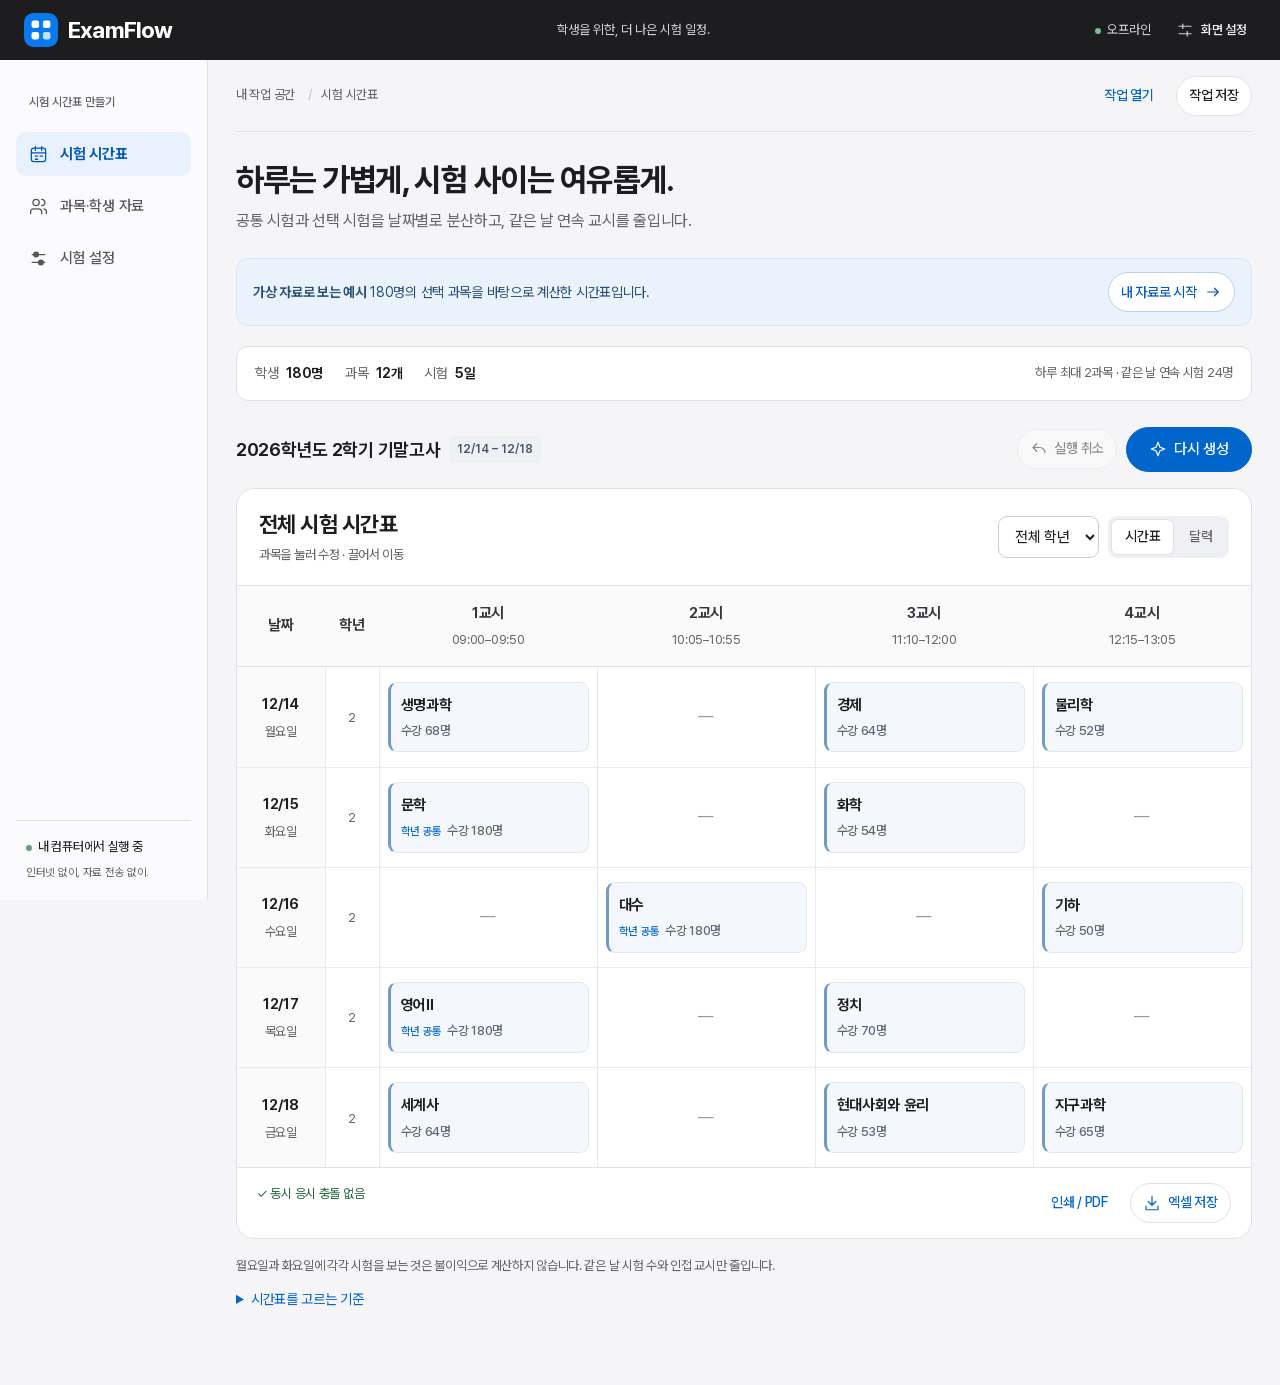
<file: index.html>
<!doctype html>
<html lang="ko">
  <head>
    <meta charset="utf-8" />
    <meta name="viewport" content="width=device-width,initial-scale=1" />
    <meta
      http-equiv="Content-Security-Policy"
      content="default-src 'none'; script-src 'self' blob:; worker-src blob:; style-src 'self' 'unsafe-inline'; img-src data: blob:; font-src 'self'; connect-src 'none'; object-src 'none'; base-uri 'none'; form-action 'none'"
    />
    <title>ExamFlow | 고등학교 시험 시간표 만들기</title>
    <meta
      name="description"
      content="고등학교 중간·기말고사 시간표를 만듭니다. 학생별 공통·선택 응시 과목을 반영해 하루에 몰리는 시험과 같은 날의 연속 시험을 줄입니다."
    />
    <link rel="stylesheet" href="./css/base.css" />
    <link rel="stylesheet" href="./css/appearance.css" />
    <link rel="stylesheet" href="./css/typography.css" />
    <link rel="stylesheet" href="./css/layout.css?v=table-grid" />
  </head>
  <body>
    <a href="#view" class="skip-link">본문으로 건너뛰기</a>
    <div class="globalbar">
      <button
        class="top-brand"
        data-page="board"
        aria-label="ExamFlow 홈 · 시험 시간표"
      >
        <svg class="logo-symbol" viewBox="0 0 36 36" aria-hidden="true">
          <rect width="36" height="36" rx="10" fill="#0879ef" />
          <rect x="8" y="8" width="8" height="8" rx="2.2" fill="white" />
          <rect x="20" y="8" width="8" height="8" rx="2.2" fill="white" />
          <rect x="8" y="20" width="8" height="8" rx="2.2" fill="white" />
          <rect
            x="20"
            y="20"
            width="8"
            height="8"
            rx="2.2"
            fill="#bde1ff"
          /></svg
        ><span class="logo-word">ExamFlow</span></button
      ><span class="global-sub">학생을 위한, 더 나은 시험 일정.</span>
      <div class="global-actions">
        <span><i class="dot"></i>오프라인</span
        ><button data-action="display" class="with-icon">
          <span class="icon" aria-hidden="true"
            ><svg viewBox="0 0 24 24">
              <path d="M4 7h16M4 17h16M9 4v6m6 4v6" /></svg
          ></span>
          화면 설정
        </button>
      </div>
    </div>
    <aside class="sidebar">
      <div class="brand">
        <span class="brandmark" aria-hidden="true"
          ><i></i><i></i><i></i><i></i></span
        >ExamFlow
      </div>
      <div class="brand-sub">OFFLINE PLANNER</div>
      <div class="nav-label">시험 시간표 만들기</div>
      <nav class="nav" aria-label="주 메뉴">
        <button data-page="board" class="active">
          <svg viewBox="0 0 24 24">
            <rect x="3" y="4" width="18" height="17" rx="3" />
            <path d="M3 10h18M8 2v5m8-5v5m-8 7h3m3 0h3m-9 4h3" /></svg
          >시험 시간표
        </button>
        <button data-page="data">
          <span class="icon" aria-hidden="true"
            ><svg viewBox="0 0 24 24">
              <path
                d="M16 21v-2a4 4 0 00-4-4H6a4 4 0 00-4 4v2M16 3a4 4 0 010 8m6 10v-2a4 4 0 00-3-3.87M13 7a4 4 0 11-8 0 4 4 0 018 0"
              /></svg></span
          ><span>과목·학생 자료</span>
        </button>
        <button data-page="settings">
          <svg viewBox="0 0 24 24">
            <path d="M4 7h16M4 17h16" />
            <circle cx="9" cy="7" r="3" fill="currentColor" />
            <circle cx="15" cy="17" r="3" fill="currentColor" /></svg
          >시험 설정
        </button>
      </nav>
      <div class="sidebar-bottom">
        <div><span class="dot"></span>내 컴퓨터에서 실행 중</div>
        <p class="muted" style="margin-top: 6px; font-size: 11px">
          인터넷 없이, 자료 전송 없이.
        </p>
        <div class="version">EXAMFLOW / VERSION 3.0</div>
      </div>
    </aside>
    <main class="main">
      <header class="topbar">
        <span class="crumb"
          >내 작업 공간 <span style="margin: 0 10px; color: #bbc4b8">/</span
          ><span id="crumb">시험 시간표</span></span
        >
        <div class="row">
          <button class="subtle small" data-action="loadProject">
            작업 열기</button
          ><button class="small" data-action="saveProject">작업 저장</button>
        </div>
      </header>
      <div id="view" tabindex="-1"></div>
    </main>
    <input
      id="rosterFile"
      type="file"
      accept=".xlsx,.csv,.tsv"
      class="file-control"
      aria-label="수강 자료 파일"
    /><input
      id="projectFile"
      type="file"
      accept=".json"
      class="file-control"
      aria-label="프로젝트 파일"
    />
    <dialog id="progressDialog">
      <div class="progress-icon">
        <span class="icon" aria-hidden="true"
          ><svg viewBox="0 0 24 24">
            <path
              d="M12 3l2.5 6.5L21 12l-6.5 2.5L12 21l-2.5-6.5L3 12l6.5-2.5L12 3z"
            /></svg
        ></span>
      </div>
      <div class="eyebrow">LOCAL OPTIMIZATION</div>
      <h2>더 나은 배치를 찾고 있습니다.</h2>
      <p class="muted">하루에 몰리는 시험과 같은 날 연속 교시를 줄입니다.</p>
      <div class="progress-track"><i id="progressBar"></i></div>
      <p class="progress-caption" id="elapsedLabel">탐색 시간 경과</p>
      <div id="progressData" class="progress-data" aria-live="polite">
        응시 충돌이 없는 시간표를 찾는 중입니다.
      </div>
      <div class="actions">
        <button data-action="cancelSolve">탐색 취소</button>
      </div>
    </dialog>
    <dialog id="editDialog"></dialog>
    <dialog id="displayDialog" aria-label="화면 설정"></dialog>
    <dialog id="subjectDialog" aria-label="시험 과목 선택"></dialog>
    <noscript
      >이 프로그램은 JavaScript를 사용할 수 있는 브라우저가
      필요합니다.</noscript
    >
    <!-- Classic scripts load in order, including when the file is opened locally. -->
    <script src="./vendor/jszip.min.js"></script>
    <script src="./js/engine.js"></script>
    <script src="./js/io.js"></script>
    <script src="./data/demo.js"></script>
    <script src="./js/curriculum.js"></script>
    <script src="./js/state.js"></script>
    <script src="./js/views.js?v=table-grid"></script>
    <script src="./js/courses.js"></script>
    <script src="./js/scheduler.js"></script>
    <script src="./js/app.js"></script>
  </body>
</html>
</file>
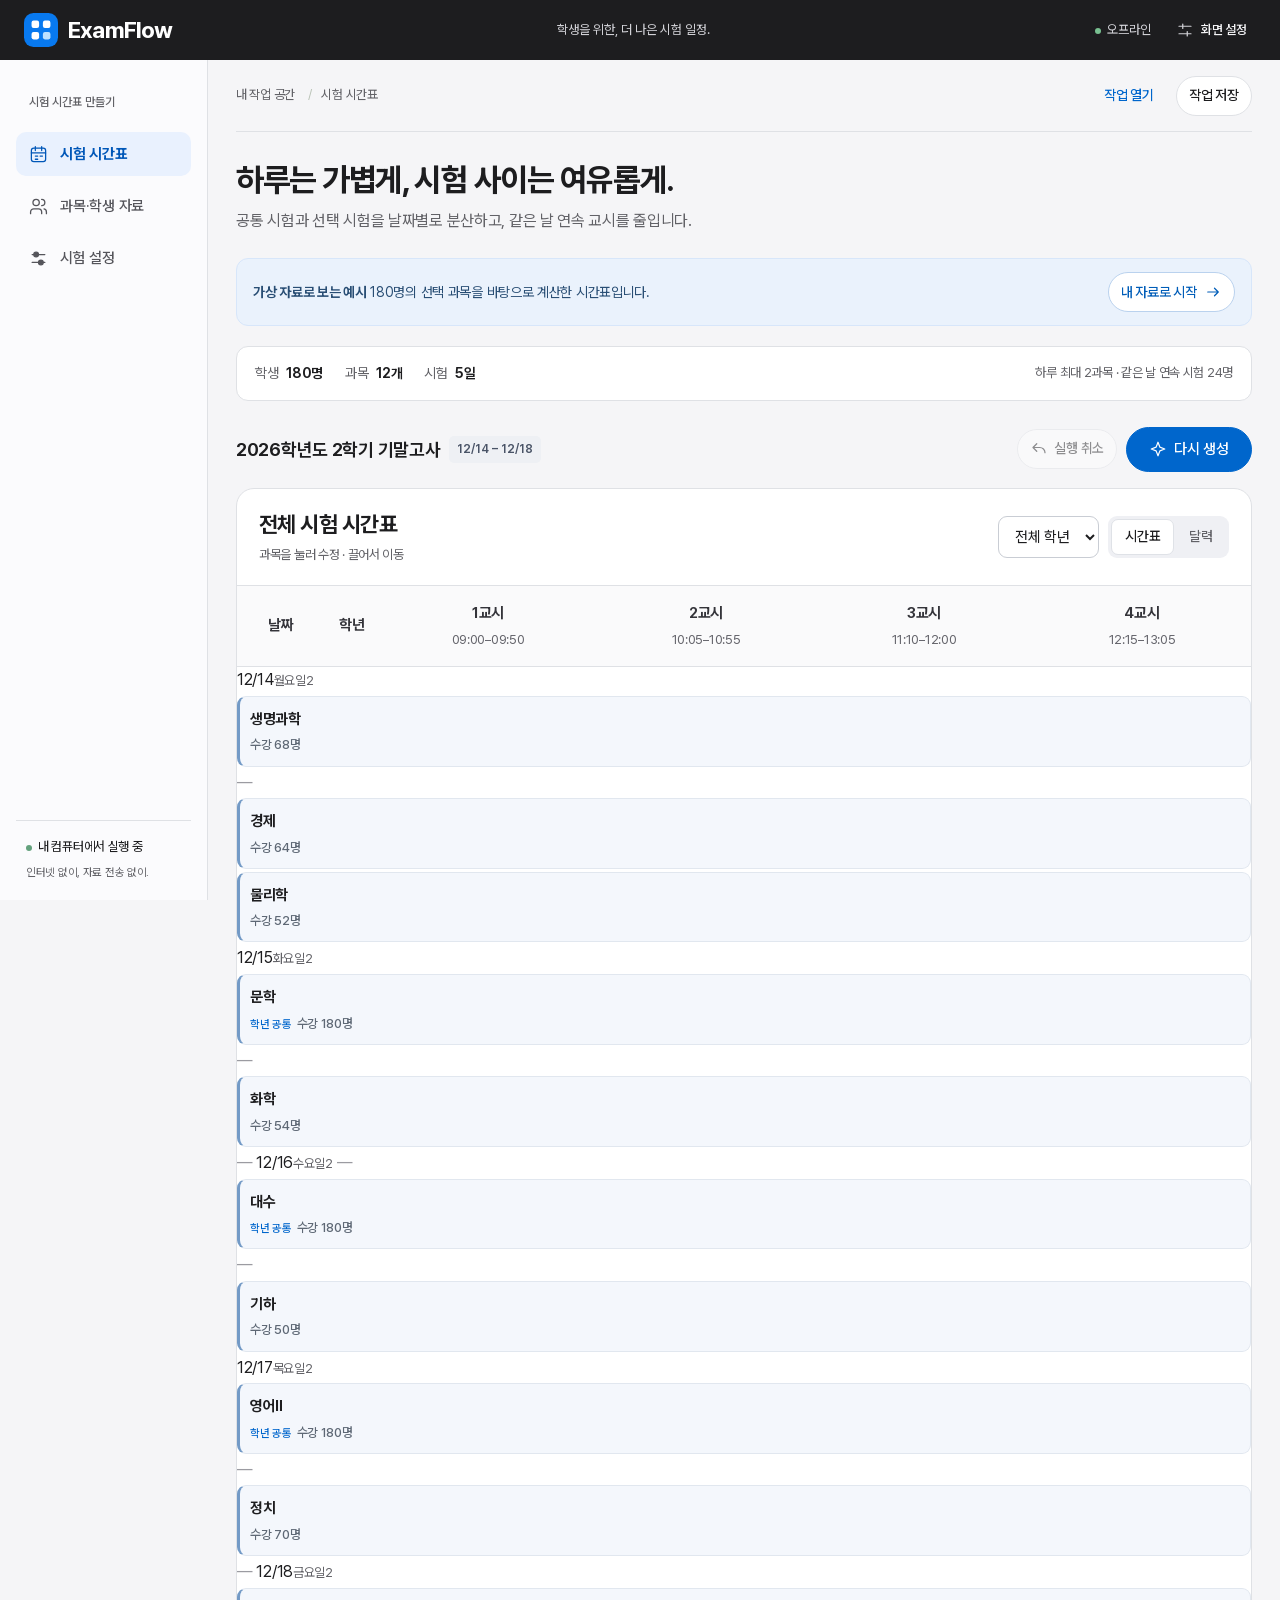
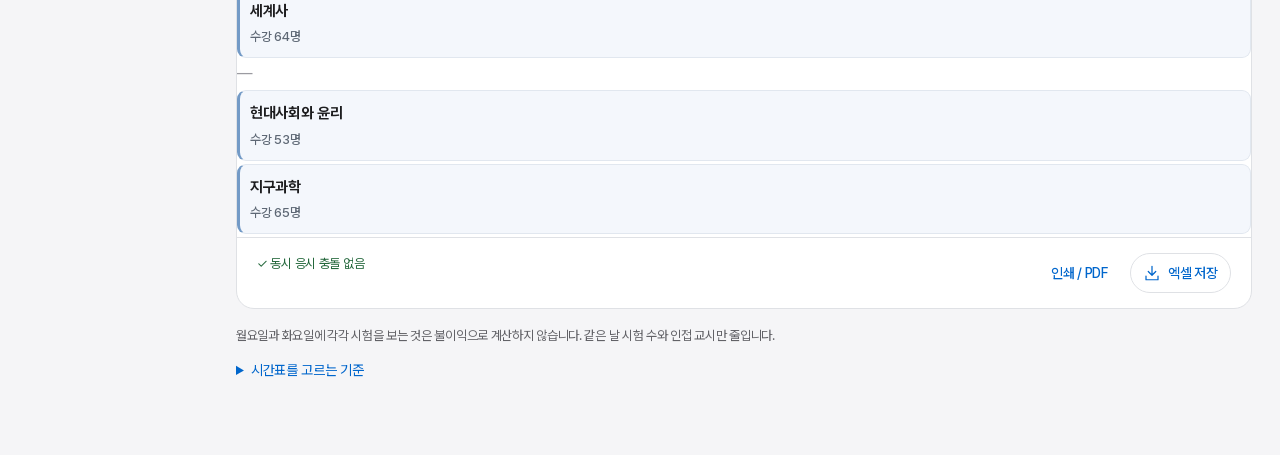
<file: ExamFlow_Source/ExamFlow/index.html>
<!doctype html>
<html lang="ko">
  <head>
    <meta charset="utf-8" />
    <meta name="viewport" content="width=device-width,initial-scale=1" />
    <meta
      http-equiv="Content-Security-Policy"
      content="default-src 'none'; script-src 'self' blob:; worker-src blob:; style-src 'self' 'unsafe-inline'; img-src data: blob:; font-src 'self'; connect-src 'none'; object-src 'none'; base-uri 'none'; form-action 'none'"
    />
    <title>ExamFlow | 고등학교 시험 시간표 만들기</title>
    <meta
      name="description"
      content="고등학교 중간·기말고사 시간표를 만듭니다. 학생별 공통·선택 응시 과목을 반영해 하루에 몰리는 시험과 같은 날의 연속 시험을 줄입니다."
    />
    <link rel="stylesheet" href="./css/base.css" />
    <link rel="stylesheet" href="./css/appearance.css" />
    <link rel="stylesheet" href="./css/typography.css" />
    <link rel="stylesheet" href="./css/layout.css" />
  </head>
  <body>
    <a href="#view" class="skip-link">본문으로 건너뛰기</a>
    <div class="globalbar">
      <button
        class="top-brand"
        data-page="board"
        aria-label="ExamFlow 홈 · 시험 시간표"
      >
        <svg class="logo-symbol" viewBox="0 0 36 36" aria-hidden="true">
          <rect width="36" height="36" rx="10" fill="#0879ef" />
          <rect x="8" y="8" width="8" height="8" rx="2.2" fill="white" />
          <rect x="20" y="8" width="8" height="8" rx="2.2" fill="white" />
          <rect x="8" y="20" width="8" height="8" rx="2.2" fill="white" />
          <rect
            x="20"
            y="20"
            width="8"
            height="8"
            rx="2.2"
            fill="#bde1ff"
          /></svg
        ><span class="logo-word">ExamFlow</span></button
      ><span class="global-sub">학생을 위한, 더 나은 시험 일정.</span>
      <div class="global-actions">
        <span><i class="dot"></i>오프라인</span
        ><button data-action="display" class="with-icon">
          <span class="icon" aria-hidden="true"
            ><svg viewBox="0 0 24 24">
              <path d="M4 7h16M4 17h16M9 4v6m6 4v6" /></svg
          ></span>
          화면 설정
        </button>
      </div>
    </div>
    <aside class="sidebar">
      <div class="brand">
        <span class="brandmark" aria-hidden="true"
          ><i></i><i></i><i></i><i></i></span
        >ExamFlow
      </div>
      <div class="brand-sub">OFFLINE PLANNER</div>
      <div class="nav-label">시험 시간표 만들기</div>
      <nav class="nav" aria-label="주 메뉴">
        <button data-page="board" class="active">
          <svg viewBox="0 0 24 24">
            <rect x="3" y="4" width="18" height="17" rx="3" />
            <path d="M3 10h18M8 2v5m8-5v5m-8 7h3m3 0h3m-9 4h3" /></svg
          >시험 시간표
        </button>
        <button data-page="data">
          <span class="icon" aria-hidden="true"
            ><svg viewBox="0 0 24 24">
              <path
                d="M16 21v-2a4 4 0 00-4-4H6a4 4 0 00-4 4v2M16 3a4 4 0 010 8m6 10v-2a4 4 0 00-3-3.87M13 7a4 4 0 11-8 0 4 4 0 018 0"
              /></svg></span
          ><span>과목·학생 자료</span>
        </button>
        <button data-page="settings">
          <svg viewBox="0 0 24 24">
            <path d="M4 7h16M4 17h16" />
            <circle cx="9" cy="7" r="3" fill="currentColor" />
            <circle cx="15" cy="17" r="3" fill="currentColor" /></svg
          >시험 설정
        </button>
      </nav>
      <div class="sidebar-bottom">
        <div><span class="dot"></span>내 컴퓨터에서 실행 중</div>
        <p class="muted" style="margin-top: 6px; font-size: 11px">
          인터넷 없이, 자료 전송 없이.
        </p>
        <div class="version">EXAMFLOW / VERSION 3.0</div>
      </div>
    </aside>
    <main class="main">
      <header class="topbar">
        <span class="crumb"
          >내 작업 공간 <span style="margin: 0 10px; color: #bbc4b8">/</span
          ><span id="crumb">시험 시간표</span></span
        >
        <div class="row">
          <button class="subtle small" data-action="loadProject">
            작업 열기</button
          ><button class="small" data-action="saveProject">작업 저장</button>
        </div>
      </header>
      <div id="view" tabindex="-1"></div>
    </main>
    <input
      id="rosterFile"
      type="file"
      accept=".xlsx,.csv,.tsv"
      class="file-control"
      aria-label="수강 자료 파일"
    /><input
      id="projectFile"
      type="file"
      accept=".json"
      class="file-control"
      aria-label="프로젝트 파일"
    />
    <dialog id="progressDialog">
      <div class="progress-icon">
        <span class="icon" aria-hidden="true"
          ><svg viewBox="0 0 24 24">
            <path
              d="M12 3l2.5 6.5L21 12l-6.5 2.5L12 21l-2.5-6.5L3 12l6.5-2.5L12 3z"
            /></svg
        ></span>
      </div>
      <div class="eyebrow">LOCAL OPTIMIZATION</div>
      <h2>더 나은 배치를 찾고 있습니다.</h2>
      <p class="muted">하루에 몰리는 시험과 같은 날 연속 교시를 줄입니다.</p>
      <div class="progress-track"><i id="progressBar"></i></div>
      <p class="progress-caption" id="elapsedLabel">탐색 시간 경과</p>
      <div id="progressData" class="progress-data" aria-live="polite">
        응시 충돌이 없는 시간표를 찾는 중입니다.
      </div>
      <div class="actions">
        <button data-action="cancelSolve">탐색 취소</button>
      </div>
    </dialog>
    <dialog id="editDialog"></dialog>
    <dialog id="displayDialog" aria-label="화면 설정"></dialog>
    <dialog id="subjectDialog" aria-label="시험 과목 선택"></dialog>
    <noscript
      >이 프로그램은 JavaScript를 사용할 수 있는 브라우저가
      필요합니다.</noscript
    >
    <!-- Classic scripts load in order, including when the file is opened locally. -->
    <script src="./vendor/jszip.min.js"></script>
    <script src="./js/engine.js"></script>
    <script src="./js/io.js"></script>
    <script src="./data/demo.js"></script>
    <script src="./js/curriculum.js"></script>
    <script src="./js/state.js"></script>
    <script src="./js/views.js"></script>
    <script src="./js/courses.js"></script>
    <script src="./js/scheduler.js"></script>
    <script src="./js/app.js"></script>
  </body>
</html>
</file>
<file: css/base.css>
:root {
  --bg: #f5f6f3;
  --paper: #fff;
  --ink: #20372f;
  --muted: #687871;
  --green: #2e6654;
  --line: #e0e6df;
  --pale: #eaf2e9;
  --orange: #d7814d;
  --shadow: 0 8px 30px #1e3b2b05;
}
* {
  box-sizing: border-box;
}
body {
  margin: 0;
  background: var(--bg);
  font-family:
    ui-sans-serif,
    -apple-system,
    BlinkMacSystemFont,
    'Segoe UI',
    'Noto Sans KR',
    'Malgun Gothic',
    sans-serif;
  color: var(--ink);
  font-size: 14px;
  line-height: 1.55;
}
button,
input,
select,
textarea {
  font: inherit;
}
button,
label.upload {
  cursor: pointer;
}
button {
  background: #fff;
  border: 1px solid var(--line);
  color: var(--ink);
  border-radius: 9px;
  padding: 9px 14px;
  font-weight: 600;
  transition: 0.15s;
}
button:hover {
  border-color: #a6b8a9;
  background: #f4f8f3;
}
button:disabled {
  opacity: 0.45;
  cursor: not-allowed;
}
button.primary {
  background: var(--green);
  color: white;
  border-color: var(--green);
}
button.primary:hover {
  background: #245443;
}
button.subtle {
  border-color: transparent;
  background: transparent;
}
button.small {
  font-size: 12px;
  padding: 6px 10px;
}
button:focus-visible,
input:focus-visible,
select:focus-visible,
textarea:focus-visible,
a:focus-visible {
  outline: 3px solid #dfab71;
  outline-offset: 3px;
}
h1,
h2,
h3,
p {
  margin: 0;
}
h1 {
  font-size: 31px;
  letter-spacing: -1.2px;
  font-weight: 750;
}
h2 {
  font-size: 18px;
  letter-spacing: -0.4px;
}
h3 {
  font-size: 15px;
}
small,
.muted {
  color: var(--muted);
}
.sidebar {
  width: 214px;
  position: fixed;
  inset: 0 auto 0 0;
  background: #fdfefb;
  border-right: 1px solid var(--line);
  padding: 30px 18px;
  display: flex;
  flex-direction: column;
  z-index: 10;
}
.brand {
  display: flex;
  align-items: center;
  gap: 10px;
  margin: 0 10px 5px;
  font-weight: 800;
  font-size: 22px;
  letter-spacing: -0.6px;
}
.brandmark {
  background: var(--green);
  width: 34px;
  height: 34px;
  border-radius: 10px;
  display: grid;
  grid-template-columns: repeat(2, 7px);
  grid-template-rows: repeat(2, 7px);
  gap: 4px;
  justify-content: center;
  align-content: center;
  transform: rotate(-5deg);
}
.brandmark i {
  border-radius: 2px;
  background: #fff;
}
.brandmark i:last-child {
  background: #e5b072;
}
.brand-sub {
  font-size: 11px;
  color: var(--muted);
  margin-left: 54px;
  letter-spacing: 1px;
}
.nav-label {
  font-size: 10px;
  letter-spacing: 1.5px;
  color: #8d9991;
  margin: 39px 14px 12px;
}
.nav {
  display: flex;
  flex-direction: column;
  gap: 7px;
}
.nav button {
  text-align: left;
  border: 0;
  background: none;
  padding: 12px 15px;
  color: #748078;
  font-size: 13px;
  display: flex;
  align-items: center;
  gap: 12px;
}
.nav button.active {
  color: #28533d;
  background: var(--pale);
  font-weight: 750;
}
.nav svg {
  width: 18px;
  height: 18px;
  fill: none;
  stroke: currentColor;
  stroke-width: 1.6;
}
.sidebar-bottom {
  margin-top: auto;
  padding: 16px 12px;
  border-top: 1px solid var(--line);
  font-size: 12px;
}
.dot {
  display: inline-block;
  width: 6px;
  height: 6px;
  border-radius: 50%;
  background: #63a17d;
  margin-right: 6px;
}
.version {
  color: #98a39b;
  font-size: 10px;
  margin-top: 8px;
}
.main {
  margin-left: 214px;
  padding: 0 34px 38px;
  max-width: 1700px;
}
.topbar {
  height: 80px;
  display: flex;
  align-items: center;
  justify-content: space-between;
  border-bottom: 1px solid var(--line);
  margin-bottom: 30px;
}
.crumb {
  font-size: 12px;
  color: var(--muted);
}
.row {
  display: flex;
  align-items: center;
  gap: 9px;
  flex-wrap: wrap;
}
.spread {
  justify-content: space-between;
}
.eyebrow {
  font-size: 10px;
  letter-spacing: 2px;
  color: var(--green);
  font-weight: 750;
  margin-bottom: 10px;
}
.page-head {
  display: flex;
  justify-content: space-between;
  align-items: center;
  gap: 18px;
  margin-bottom: 24px;
}
.page-head p {
  color: var(--muted);
  margin-top: 8px;
}
.round-mark {
  width: 72px;
  height: 72px;
  background: #e8eee3;
  border-radius: 50%;
  display: flex;
  align-items: center;
  justify-content: center;
  color: #4c6f4d;
  font-size: 35px;
  flex-shrink: 0;
}
.demo-banner {
  border: 1px solid #e1e6da;
  background: #edf1e8;
  border-radius: 10px;
  padding: 12px 16px;
  display: flex;
  align-items: center;
  justify-content: space-between;
  gap: 12px;
  margin-bottom: 22px;
  font-size: 12px;
}
.tag {
  display: inline-block;
  padding: 3px 8px;
  font-size: 10px;
  border-radius: 5px;
  background: #e8eee8;
  color: #45634f;
  font-weight: 700;
  letter-spacing: 0.2px;
}
.tag.orange {
  background: #f9ecdf;
  color: #94602f;
}
.stats {
  display: grid;
  grid-template-columns: repeat(4, 1fr);
  gap: 14px;
  margin-bottom: 23px;
}
.stat {
  background: white;
  border: 1px solid var(--line);
  border-radius: 12px;
  padding: 18px 20px;
  box-shadow: var(--shadow);
}
.stat .label {
  font-size: 12px;
  color: var(--muted);
}
.stat .value {
  font-size: 30px;
  font-weight: 700;
  margin: 8px 0 4px;
  line-height: 1.1;
  letter-spacing: -1px;
}
.stat .unit {
  font-size: 13px;
  font-weight: 400;
  margin-left: 4px;
  color: var(--muted);
}
.stat .foot {
  font-size: 11px;
  color: var(--muted);
}
.good {
  color: #40825b;
}
.board-layout {
  display: grid;
  grid-template-columns: minmax(0, 1fr) 240px;
  gap: 20px;
}
.panel {
  background: var(--paper);
  border: 1px solid var(--line);
  border-radius: 12px;
  box-shadow: var(--shadow);
  overflow: hidden;
}
.panel-head {
  padding: 18px 20px;
  border-bottom: 1px solid var(--line);
  display: flex;
  align-items: center;
  justify-content: space-between;
  gap: 10px;
  flex-wrap: wrap;
}
.panel-body {
  padding: 22px;
}
.panel-head small {
  font-size: 11px;
}
.seg {
  display: inline-flex;
  padding: 3px;
  background: #f2f5ef;
  border-radius: 7px;
  gap: 2px;
}
.seg button {
  border: 0;
  background: transparent;
  padding: 5px 12px;
  font-size: 12px;
  color: var(--muted);
}
.seg button.active {
  background: #fff;
  box-shadow: 0 1px 4px #20372f12;
  color: var(--ink);
}
.table-wrap {
  overflow: auto;
}
.schedule {
  border-collapse: collapse;
  width: 100%;
  table-layout: fixed;
  min-width: 590px;
}
.schedule th {
  font-size: 12px;
  background: #fafbf8;
  font-weight: 650;
  padding: 16px 5px;
  border-bottom: 1px solid var(--line);
  color: #526958;
}
.schedule th small {
  display: block;
  font-size: 10px;
  font-weight: 400;
  margin-top: 3px;
}
.schedule th:first-child {
  width: 78px;
}
.schedule th:nth-child(2) {
  width: 42px;
}
.schedule td {
  height: 102px;
  padding: 8px;
  border-right: 1px solid #eef0eb;
  border-bottom: 1px solid #eef0eb;
  text-align: center;
  vertical-align: middle;
}
.schedule td:last-child {
  border-right: 0;
}
.schedule tr:last-child td {
  border-bottom: 0;
}
.schedule .date {
  font-weight: 650;
  font-size: 13px;
  background: #fcfdfb;
}
.schedule .date small {
  font-size: 11px;
  display: block;
  font-weight: 400;
}
.empty-cell {
  color: #c4cdc4;
  font-size: 15px;
}
.exam {
  display: block;
  width: 100%;
  text-align: left;
  border: 1px solid transparent;
  border-left: 3px solid var(--chip);
  border-radius: 6px;
  background: var(--tint);
  padding: 10px 9px;
  margin: 3px 0;
  font-size: 12px;
  color: #32493a;
  line-height: 1.4;
  overflow-wrap: anywhere;
}
.exam:hover {
  border-color: var(--chip);
  background: var(--tint);
}
.exam small {
  display: block;
  font-size: 10px;
  color: #677666;
  margin-top: 3px;
}
.exam.dim {
  opacity: 0.25;
}
.exam.selected {
  outline: 2px solid #3f725b;
}
.exam .lock {
  float: right;
  font-size: 10px;
}
.board-footer {
  padding: 13px 20px;
  border-top: 1px solid var(--line);
  font-size: 11px;
  color: var(--muted);
  display: flex;
  justify-content: space-between;
  gap: 8px;
  flex-wrap: wrap;
}
.side-stack {
  display: flex;
  flex-direction: column;
  gap: 16px;
}
.side-stack .panel-body {
  padding: 19px;
}
.rule {
  display: flex;
  justify-content: space-between;
  font-size: 12px;
  gap: 8px;
  margin: 15px 0;
}
.rule span {
  color: var(--muted);
}
.side-note {
  font-size: 11px;
  line-height: 1.75;
  color: var(--muted);
  margin-top: 12px;
}
.bar-label {
  display: flex;
  justify-content: space-between;
  font-size: 11px;
  margin: 14px 0 6px;
}
.bar {
  height: 7px;
  background: #f0f3ed;
  border-radius: 8px;
  overflow: hidden;
}
.bar i {
  height: 100%;
  display: block;
  background: #8b9b86;
  border-radius: 8px;
}
.bar.current i {
  background: #528564;
}
.tip {
  background: #f1f4eb;
  border: 1px solid #e3e9db;
  border-radius: 12px;
  padding: 20px;
  font-size: 12px;
  line-height: 1.8;
}
.tip h3 {
  margin-bottom: 7px;
}
.toolbar {
  display: flex;
  justify-content: space-between;
  align-items: center;
  gap: 12px;
  margin-bottom: 16px;
  flex-wrap: wrap;
}
.statusline {
  font-size: 11px;
  color: var(--muted);
  margin-top: 16px;
}
.form-grid {
  display: grid;
  grid-template-columns: repeat(2, minmax(0, 1fr));
  gap: 20px;
}
.field {
  display: flex;
  flex-direction: column;
  gap: 7px;
}
.field label {
  font-size: 12px;
  font-weight: 650;
}
.field small {
  font-size: 11px;
}
input,
select,
textarea {
  border: 1px solid #d9e1d7;
  border-radius: 7px;
  padding: 9px 11px;
  background: #fff;
  color: var(--ink);
  min-width: 0;
}
select {
  padding: 8px 9px;
}
input[type='checkbox'] {
  accent-color: var(--green);
  width: 16px;
  height: 16px;
}
.input-title {
  font-size: 13px;
}
.space {
  height: 20px;
}
.section-label {
  font-size: 14px;
  margin: 5px 0 16px;
}
.day-list {
  display: grid;
  grid-template-columns: repeat(auto-fit, minmax(140px, 1fr));
  gap: 8px;
}
.day-item {
  display: flex;
  align-items: center;
  gap: 6px;
  border: 1px solid var(--line);
  background: #fafcf8;
  padding: 10px;
  border-radius: 8px;
  font-size: 12px;
}
.day-item select {
  padding: 3px;
  margin-left: auto;
  max-width: 66px;
}
.data-grid {
  display: grid;
  grid-template-columns: 320px minmax(0, 1fr);
  gap: 22px;
}
.upload-zone {
  border: 1.5px dashed #aebfad;
  padding: 28px 18px;
  text-align: center;
  border-radius: 10px;
  background: #fafcf7;
}
.upload-zone strong {
  display: block;
  margin: 12px 0 7px;
}
.upload-zone p {
  font-size: 12px;
  color: var(--muted);
  margin-bottom: 16px;
}
.upload-icon {
  display: block;
  font-size: 25px;
  color: #5b8768;
}
.info-box {
  background: #f5f7f1;
  border-radius: 9px;
  padding: 15px;
  font-size: 12px;
  line-height: 1.8;
}
.data-table {
  border-collapse: collapse;
  width: 100%;
  font-size: 12px;
}
.data-table th,
.data-table td {
  padding: 12px 15px;
  border-bottom: 1px solid #edf0e9;
  text-align: left;
  white-space: nowrap;
}
.data-table th {
  background: #f9fbf6;
  color: #6a7b68;
  font-size: 11px;
  font-weight: 600;
}
.data-table td select {
  font-size: 11px;
  max-width: 160px;
}
.data-table td:first-child {
  font-weight: 600;
}
.calendar {
  display: grid;
  grid-template-columns: repeat(7, minmax(0, 1fr));
  gap: 0;
  min-width: 650px;
}
.calendar .weekday {
  padding: 13px 4px;
  text-align: center;
  font-size: 11px;
  color: var(--muted);
  background: #fafbf8;
}
.calendar .day {
  min-height: 160px;
  border-top: 1px solid var(--line);
  border-right: 1px solid #eef0eb;
  padding: 8px;
}
.calendar .day.out {
  background: #fafbf8;
  color: #a9b1a4;
}
.calendar .day span.num {
  display: inline-flex;
  align-items: center;
  justify-content: center;
  width: 25px;
  height: 25px;
  font-size: 12px;
  margin-bottom: 6px;
}
.calendar .day.exam-day span.num {
  background: var(--green);
  border-radius: 50%;
  color: white;
}
.calendar .exam {
  padding: 6px;
  font-size: 10px;
}
.calendar .exam small {
  font-size: 9px;
}
.personal-layout {
  display: grid;
  grid-template-columns: 280px minmax(0, 1fr);
  gap: 20px;
}
.checks {
  display: flex;
  flex-wrap: wrap;
  gap: 7px;
}
.choice {
  display: flex;
  align-items: center;
  gap: 6px;
  border: 1px solid var(--line);
  border-radius: 6px;
  padding: 7px 9px;
  font-size: 12px;
  background: #fff;
  cursor: pointer;
}
.choice:has(input:checked) {
  background: var(--pale);
  border-color: #9eb699;
}
.day-cards {
  display: grid;
  grid-template-columns: repeat(auto-fit, minmax(190px, 1fr));
  gap: 14px;
}
.day-card {
  border: 1px solid var(--line);
  border-radius: 10px;
  background: #fff;
  padding: 16px;
}
.day-card h3 {
  margin-bottom: 15px;
}
.personal-exam {
  border-left: 3px solid #739a6b;
  padding: 8px 10px;
  background: #f4f7f0;
  border-radius: 4px;
  margin: 8px 0;
}
.personal-exam.warn {
  border-left-color: #cd8954;
  background: #fcf0e5;
}
.personal-exam small {
  display: block;
  font-size: 11px;
}
.empty-state {
  padding: 60px 25px;
  text-align: center;
  color: var(--muted);
}
.empty-state h2 {
  color: var(--ink);
  margin-bottom: 10px;
}
.help {
  max-width: 850px;
}
.help p,
.help li {
  margin: 12px 0;
  line-height: 1.9;
}
.help h2 {
  margin-top: 28px;
}
.help h2:first-child {
  margin-top: 0;
}
dialog {
  border: 1px solid var(--line);
  border-radius: 14px;
  padding: 25px;
  max-width: 540px;
  width: calc(100% - 32px);
  color: var(--ink);
  box-shadow: 0 20px 80px #1d382838;
}
dialog::backdrop {
  background: #1b35294d;
  backdrop-filter: blur(2px);
}
dialog h2 {
  margin-bottom: 12px;
}
dialog .actions {
  display: flex;
  justify-content: flex-end;
  gap: 8px;
  margin-top: 22px;
}
.toast {
  position: fixed;
  bottom: 24px;
  left: calc(50% + 90px);
  transform: translateX(-50%);
  background: #243e31;
  color: white;
  border-radius: 9px;
  padding: 13px 22px;
  z-index: 100;
  max-width: 85vw;
  box-shadow: 0 5px 20px #20372f25;
  font-size: 13px;
}
.toast.error {
  background: #873e30;
}
.progress-track {
  height: 8px;
  background: #ecf0e7;
  border-radius: 10px;
  margin: 20px 0;
  overflow: hidden;
}
.progress-track i {
  display: block;
  width: 0;
  height: 100%;
  background: var(--green);
  transition: width 0.2s;
}
.progress-data {
  font-size: 13px;
  color: var(--muted);
  min-height: 48px;
}
.hidden {
  display: none !important;
}
.print-only {
  display: none;
}
.text-warning {
  color: #9b6331;
}
.mini-list {
  margin: 12px 0;
  padding-left: 18px;
  font-size: 12px;
  color: var(--muted);
  line-height: 1.8;
}
.file-control {
  position: absolute;
  opacity: 0;
  width: 1px;
  height: 1px;
  overflow: hidden;
}
.hintlink {
  color: var(--green);
  font-weight: 600;
}
.footer-note {
  font-size: 11px;
  color: var(--muted);
  margin: 18px 0 0;
}
.selected-date {
  outline: 1px solid #92ad88;
  outline-offset: -1px;
}
@media (max-width: 1150px) {
  .board-layout {
    grid-template-columns: minmax(0, 1fr);
  }
  .side-stack {
    display: grid;
    grid-template-columns: 1fr 1fr;
  }
  .side-stack .tip {
    display: none;
  }
  .main {
    padding: 0 23px 30px;
  }
  .sidebar {
    width: 190px;
  }
  .main {
    margin-left: 190px;
  }
  .data-grid {
    grid-template-columns: 280px minmax(0, 1fr);
  }
}
@media (max-width: 800px) {
  .sidebar {
    position: static;
    width: auto;
    padding: 16px;
    border-right: 0;
    border-bottom: 1px solid var(--line);
  }
  .brand {
    font-size: 20px;
  }
  .brand-sub,
  .nav-label,
  .sidebar-bottom {
    display: none;
  }
  .nav {
    flex-direction: row;
    margin-top: 15px;
    overflow: auto;
    gap: 3px;
  }
  .nav button {
    white-space: nowrap;
    padding: 9px;
    font-size: 12px;
  }
  .nav svg {
    display: none;
  }
  .main {
    margin-left: 0;
    padding: 0 16px 25px;
  }
  .topbar {
    height: 65px;
    margin-bottom: 20px;
  }
  .topbar .crumb {
    display: none;
  }
  .topbar .row {
    width: 100%;
    justify-content: flex-end;
  }
  .page-head {
    margin-bottom: 18px;
  }
  h1 {
    font-size: 25px;
  }
  .round-mark {
    display: none;
  }
  .stats {
    grid-template-columns: repeat(2, 1fr);
    gap: 9px;
  }
  .stat {
    padding: 14px;
  }
  .stat .value {
    font-size: 26px;
  }
  .board-layout,
  .data-grid,
  .personal-layout,
  .form-grid {
    grid-template-columns: 1fr;
  }
  .side-stack {
    grid-template-columns: 1fr 1fr;
  }
  .demo-banner {
    align-items: flex-start;
  }
  .demo-banner button {
    white-space: nowrap;
  }
  .toast {
    left: 50%;
  }
  .panel-body {
    padding: 17px;
  }
  .topbar button {
    font-size: 12px;
  }
}
@media print {
  @page {
    size: A4 landscape;
    margin: 12mm;
  }
  body {
    background: white;
    font-size: 10pt;
  }
  .sidebar,
  .topbar,
  .page-head,
  .demo-banner,
  .stats,
  .toolbar,
  .side-stack,
  .board-footer,
  .statusline,
  .footer-note,
  dialog,
  .toast,
  .no-print {
    display: none !important;
  }
  .main {
    padding: 0;
    margin: 0;
    max-width: none;
  }
  .board-layout {
    display: block;
  }
  .panel {
    border: 0;
    box-shadow: none;
  }
  .panel-head {
    padding: 8px 0;
  }
  .panel-head .row,
  .panel-head small {
    display: none;
  }
  .table-wrap {
    overflow: visible;
  }
  .schedule {
    min-width: 0;
  }
  .schedule td {
    height: 74px;
  }
  .exam {
    break-inside: avoid;
    padding: 5px;
    font-size: 10pt;
    -webkit-print-color-adjust: exact;
    print-color-adjust: exact;
  }
  .exam small {
    font-size: 8pt;
  }
  .print-only {
    display: block;
    margin-bottom: 16px;
  }
  .day-cards {
    grid-template-columns: repeat(5, 1fr);
  }
  .personal-layout {
    display: block;
  }
  .personal-layout > aside {
    display: none;
  }
  .calendar {
    min-width: 0;
  }
  .calendar .day {
    min-height: 125px;
  }
}
</file>
<file: css/appearance.css>
/* ExamFlow 2.0 — quiet surfaces, readable tables, purposeful motion. */
:root {
  --bg: #f5f5f7;
  --paper: #fff;
  --ink: #1d1d1f;
  --muted: #626267;
  --green: #0066cc;
  --blue: #0066cc;
  --line: #dfe1e5;
  --pale: #edf4ff;
  --orange: #8a4b05;
  --shadow: none;
  --success: #24683c;
  --warning-bg: #fff5e8;
  --warning: #834600;
  --danger: #b42320;
  --ease: cubic-bezier(0.2, 0.8, 0.2, 1);
  --ui-scale: 1;
  --sidebar-width: 208px;
  --topheight: 44px;
}
html {
  font-size: 16px;
  scroll-padding-top: 120px;
}
body {
  font-family:
    -apple-system, BlinkMacSystemFont, 'Segoe UI', 'Noto Sans KR',
    'Malgun Gothic', system-ui, sans-serif;
  font-size: calc(15px * var(--ui-scale));
  line-height: 1.5;
  letter-spacing: -0.015em;
}
h1 {
  font-size: 40px;
  font-weight: 600;
  letter-spacing: -1.5px;
  line-height: 1.2;
}
h2 {
  font-size: 20px;
  font-weight: 600;
}
h3 {
  font-size: 16px;
  font-weight: 600;
}
p {
  line-height: 1.65;
}
strong {
  font-weight: 600;
}
small {
  font-size: 12px;
}
button {
  min-height: 40px;
  padding: 10px 16px;
  border-radius: 999px;
  font-weight: 400;
  font-size: 14px;
  letter-spacing: -0.1px;
  transition:
    background 0.18s,
    border-color 0.18s,
    transform 0.18s var(--ease);
  box-shadow: none;
}
button:hover {
  background: #f0f3f8;
  border-color: #b7c3d4;
}
button:active:not(:disabled) {
  transform: scale(0.97);
}
button.primary {
  background: var(--blue);
  border-color: var(--blue);
  color: #fff;
}
button.primary:hover {
  background: #005cb8;
}
button.small {
  font-size: 13px;
  min-height: 36px;
  padding: 7px 12px;
}
button.subtle {
  color: var(--blue);
}
button:disabled {
  opacity: 0.48;
}
button svg,
.icon svg {
  width: 18px;
  height: 18px;
  display: block;
  fill: none;
  stroke: currentColor;
  stroke-width: 1.65;
  stroke-linecap: round;
  stroke-linejoin: round;
}
.icon {
  display: inline-flex;
  vertical-align: middle;
  align-items: center;
  justify-content: center;
}
.icon-button {
  display: inline-flex;
  align-items: center;
  justify-content: center;
  padding: 10px;
  min-width: 42px;
}
.with-icon {
  display: inline-flex;
  align-items: center;
  justify-content: center;
  gap: 7px;
}
button:focus-visible,
input:focus-visible,
select:focus-visible,
textarea:focus-visible,
[tabindex]:focus-visible {
  outline: 3px solid #0071e3;
  outline-offset: 3px;
}
.globalbar {
  position: fixed;
  inset: 0 0 auto;
  height: 44px;
  background: #1d1d1f;
  color: #f5f5f7;
  z-index: 50;
  display: flex;
  align-items: center;
  justify-content: space-between;
  padding: 0 28px;
  font-size: 12px;
  letter-spacing: 0.02em;
}
.globalbar strong {
  font-size: 15px;
}
.globalbar span {
  color: #d2d2d7;
}
.globalbar .dot {
  background: #79c091;
}
.global-actions {
  display: flex;
  align-items: center;
  gap: 14px;
}
.globalbar button {
  border: 0;
  background: transparent;
  color: #f5f5f7;
  min-height: 36px;
  padding: 4px 9px;
  font-size: 12px;
}
.globalbar button:hover {
  background: #38383a;
}
.skip-link {
  position: fixed;
  top: -100px;
  left: 20px;
  z-index: 200;
  background: white;
  padding: 12px;
  color: #0066cc;
}
.skip-link:focus {
  top: 50px;
}
.sidebar {
  top: 44px;
  width: var(--sidebar-width);
  background: #fbfbfd;
  padding: 27px 16px 18px;
  border-right: 1px solid var(--line);
  z-index: 30;
}
.brand {
  font-size: 22px;
  font-weight: 600;
  letter-spacing: -0.6px;
  margin-left: 8px;
}
.brandmark {
  background: #0066cc;
  transform: none;
  border-radius: 10px;
  width: 32px;
  height: 32px;
}
.brandmark i:last-child {
  background: #a9d2ff;
}
.brand-sub {
  font-size: 10px;
  letter-spacing: 1.4px;
  margin: 6px 0 0 50px;
  color: var(--muted);
}
.nav-label {
  font-size: 10px;
  color: var(--muted);
  letter-spacing: 1px;
  margin: 34px 13px 12px;
}
.nav {
  gap: 6px;
}
.nav button {
  font-size: 14px;
  min-height: 44px;
  border-radius: 10px;
  color: #55555b;
  padding: 11px 13px;
}
.nav button.active {
  background: #e9f1fe;
  color: #0057b8;
  font-weight: 600;
}
.nav svg {
  width: 19px;
  height: 19px;
  flex-shrink: 0;
}
.sidebar-bottom {
  font-size: 12px;
  padding: 16px 10px 0;
}
.sidebar-bottom .muted {
  color: var(--muted);
}
.version {
  color: #77777d;
  line-height: 1.5;
}
.main {
  margin-left: var(--sidebar-width);
  max-width: 1680px;
  padding: 44px 36px 30px;
}
.topbar {
  position: sticky;
  top: 44px;
  z-index: 20;
  height: 66px;
  margin-bottom: 30px;
  background: rgba(245, 245, 247, 0.92);
  backdrop-filter: saturate(150%) blur(20px);
  border-bottom: 1px solid var(--line);
}
.crumb {
  font-size: 13px;
}
.page-head {
  margin-bottom: 26px;
  align-items: center;
}
.page-head p {
  font-size: 16px;
  line-height: 1.6;
  max-width: 660px;
}
.eyebrow {
  color: #66666d;
  font-size: 11px;
  letter-spacing: 1.3px;
  margin-bottom: 11px;
  font-weight: 600;
}
.round-mark {
  display: none;
}
.hero-proof {
  display: flex;
  align-items: center;
  gap: 14px;
  min-width: 176px;
  margin-left: 20px;
}
.hero-proof svg {
  width: 72px;
  height: 72px;
  transform: rotate(-90deg);
}
.hero-proof .proof-value {
  font-size: 25px;
  font-weight: 600;
  line-height: 1.2;
  font-variant-numeric: tabular-nums;
}
.hero-proof small {
  display: block;
  margin-top: 5px;
  font-size: 12px;
  max-width: 100px;
  color: var(--muted);
}
.demo-banner {
  background: #eaf2fc;
  border-color: #d7e6fa;
  border-radius: 12px;
  padding: 11px 15px;
  font-size: 13px;
  color: #294e74;
  margin-bottom: 24px;
}
.demo-banner strong {
  font-weight: 600;
}
.demo-banner button {
  background: white;
  color: #005db8;
  border-color: #bad2ee;
}
.tag {
  border-radius: 5px;
  padding: 4px 8px;
  font-size: 11px;
  color: #495366;
  background: #eef0f4;
}
.tag.orange {
  background: var(--warning-bg);
  color: var(--warning);
}
.stats {
  gap: 16px;
  margin-bottom: 24px;
}
.stat {
  border: 1px solid var(--line);
  border-radius: 18px;
  padding: 22px 23px;
  box-shadow: none;
  min-width: 0;
  background: var(--paper);
}
.stat .label {
  font-size: 13px;
  color: var(--muted);
}
.stat .value {
  font-size: 40px;
  font-weight: 600;
  letter-spacing: -1.3px;
  margin: 14px 0 10px;
  white-space: nowrap;
  font-variant-numeric: tabular-nums;
}
.stat .unit {
  font-size: 14px;
  margin-left: 6px;
  letter-spacing: 0;
}
.stat .foot {
  font-size: 12px;
  min-height: 18px;
  line-height: 1.5;
}
.stat.emphasis {
  border-color: #b8d1ef;
  background: #f6faff;
}
.stat.emphasis .value {
  color: #0059b2;
}
.good {
  color: var(--success);
}
.text-warning {
  color: var(--warning);
}
.toolbar {
  margin: 5px 0 17px;
  gap: 16px;
}
.toolbar-title {
  font-size: 17px;
  font-weight: 600;
}
.toolbar .primary {
  min-height: 44px;
  padding: 11px 22px;
  font-size: 15px;
}
.toolbar select {
  min-height: 44px;
  border-radius: 10px;
  font-size: 13px;
  background: var(--paper);
}
.board-layout {
  grid-template-columns: minmax(0, 1fr) 248px;
  gap: 20px;
}
.panel {
  border: 1px solid var(--line);
  border-radius: 18px;
  box-shadow: none;
  background: var(--paper);
}
.panel-head {
  padding: 20px 22px;
  border-bottom: 1px solid var(--line);
}
.panel-head small {
  font-size: 12px;
  margin-top: 5px;
  display: block;
  color: var(--muted);
}
.panel-body {
  padding: 24px;
}
.side-stack {
  gap: 18px;
}
.side-stack .panel-body {
  padding: 22px;
}
.rule {
  font-size: 13px;
  line-height: 1.5;
  margin: 17px 0;
}
.side-note {
  font-size: 12px;
  line-height: 1.65;
  color: var(--muted);
}
.bar-label {
  font-size: 12px;
  margin-top: 17px;
}
.bar {
  background: #edf0f4;
  height: 8px;
}
.bar i {
  background: #999fa9;
  transition: width 0.45s var(--ease);
}
.bar.current i {
  background: #0066cc;
}
.tip {
  background: #fff;
  border-color: var(--line);
  padding: 22px;
  border-radius: 18px;
  color: var(--muted);
  font-size: 13px;
}
.tip h3 {
  color: var(--ink);
}
.seg {
  border-radius: 9px;
  background: #eff0f4;
  padding: 3px;
}
.seg button {
  min-height: 34px;
  padding: 5px 13px;
  border-radius: 7px;
  font-size: 13px;
  color: #626267;
}
.seg button.active {
  background: var(--paper);
  box-shadow: none;
  color: var(--ink);
  border: 1px solid #dfe2e7;
}
.table-wrap {
  position: relative;
}
.schedule {
  min-width: 690px;
  table-layout: fixed;
}
.schedule th {
  padding: 17px 8px;
  background: #fafafb;
  color: #34343a;
  font-size: 14px;
  font-weight: 600;
}
.schedule th small {
  font-size: 12px;
  margin-top: 6px;
  color: #64646b;
}
.schedule th:first-child {
  width: 76px;
}
.schedule th:nth-child(2) {
  width: 42px;
}
.schedule td {
  height: 114px;
  padding: 8px;
  border-color: #e9ebef;
  position: relative;
  background: var(--paper);
}
.schedule td.date {
  background: #fafafb;
  font-size: 14px;
}
.schedule .date small {
  font-size: 12px;
  margin-top: 6px;
}
.schedule td:focus-within {
  z-index: 1;
}
.schedule td small {
  font-size: 12px;
}
.empty-cell {
  color: #9b9ba1;
}
.exam {
  margin: 3px 0;
  padding: 12px 10px 11px;
  min-height: 76px;
  font-size: calc(14px * var(--ui-scale));
  line-height: 1.4;
  letter-spacing: -0.2px;
  white-space: normal;
  background: #f4f7fc !important;
  border: 1px solid #e1e7ef !important;
  border-left: 3px solid #739ac6 !important;
  border-radius: 9px;
  color: var(--ink) !important;
  text-align: left;
  cursor: grab;
  box-shadow: none;
}
.exam strong {
  font-size: inherit;
  font-weight: 600;
}
.exam small {
  font-size: 12px;
  color: #5e6875 !important;
  margin-top: 6px;
}
.exam:hover {
  border-color: #94b8df !important;
  background: #edf4fd !important;
}
.exam.has-risk {
  background: var(--warning-bg) !important;
  border-color: #efd7b5 !important;
  border-left-color: #b67213 !important;
}
.exam:active {
  cursor: grabbing;
}
.exam .lock {
  color: #005cb8;
  background: #e2edfc;
  border-radius: 3px;
  padding: 1px 4px;
  font-size: 9px;
  line-height: 16px;
}
.risk-badge {
  display: flex;
  align-items: center;
  gap: 4px;
  font-size: 11px;
  line-height: 1.4;
  color: var(--warning);
  margin-top: 7px;
}
.risk-badge .icon svg {
  width: 13px;
  height: 13px;
}
.board-footer {
  padding: 16px 20px;
  color: var(--muted);
  font-size: 12px;
}
.board-footer button {
  color: var(--blue);
}
.statusline,
.footer-note {
  font-size: 12px;
  line-height: 1.65;
  color: var(--muted);
}
.field label {
  font-size: 14px;
  font-weight: 600;
}
.field small {
  font-size: 12px;
}
.form-grid {
  gap: 24px;
}
input,
select,
textarea {
  border: 1px solid #c9cdd4;
  background: var(--paper);
  color: var(--ink);
  border-radius: 9px;
  padding: 10px 12px;
  font-size: 14px;
  min-height: 42px;
}
input[type='checkbox'] {
  min-height: 18px;
  accent-color: #0066cc;
  width: 18px;
  height: 18px;
  flex-shrink: 0;
}
.day-item {
  background: #fafafb;
  border-color: var(--line);
  border-radius: 11px;
  font-size: 13px;
  padding: 11px 10px;
}
.day-item select {
  min-height: 34px;
  border-radius: 6px;
  font-size: 12px;
  max-width: 70px;
}
.day-item:has(input:checked) {
  border-color: #a9c7ea;
  background: #f1f7ff;
}
.data-grid {
  grid-template-columns: 320px minmax(0, 1fr);
}
.data-table th {
  background: #fafafb;
  color: #585860;
  font-size: 12px;
  font-weight: 600;
}
.data-table td {
  font-size: 14px;
  padding: 14px 16px;
  border-color: var(--line);
}
.data-table td select {
  font-size: 12px;
}
.upload-zone {
  border-color: #b1c7df;
  background: #f8fbff;
  padding: 30px 17px;
  border-radius: 14px;
  transition:
    background 0.18s,
    border-color 0.18s,
    transform 0.18s;
}
.upload-zone strong {
  font-size: 16px;
}
.upload-zone p {
  font-size: 13px;
}
.upload-zone.drag-over {
  border-color: #0066cc;
  background: #e6f1ff;
  transform: scale(1.015);
}
.upload-icon {
  color: #0066cc;
}
.info-box {
  background: #f3f5f8;
  font-size: 13px;
  line-height: 1.75;
  padding: 18px;
  border-radius: 12px;
}
.calendar {
  min-width: 750px;
}
.calendar .weekday {
  background: #fafafb;
  font-size: 13px;
  color: var(--muted);
}
.calendar .day {
  min-height: 156px;
  border-color: var(--line);
  padding: 10px 8px;
  background: var(--paper);
}
.calendar .day.out {
  background: #fafafb;
}
.calendar .day.exam-day span.num {
  background: #0066cc;
}
.calendar .exam {
  min-height: 0;
  padding: 7px;
  font-size: 12px;
}
.calendar .exam small {
  font-size: 10px;
}
.calendar .risk-badge {
  display: none;
}
.calendar .day > small {
  font-size: 11px;
}
.choice {
  background: var(--paper);
  font-size: 14px;
  border-color: var(--line);
  padding: 9px 10px;
  border-radius: 8px;
}
.choice:has(input:checked) {
  background: #eaf3ff;
  border-color: #9cbfe7;
}
.day-card {
  padding: 20px;
  border-radius: 16px;
  border-color: var(--line);
  background: var(--paper);
}
.day-card h3 {
  font-size: 17px;
}
.personal-exam {
  background: #edf5ff;
  border-left-color: #4786cf;
  padding: 12px;
}
.personal-exam.warn {
  background: var(--warning-bg);
  border-left-color: #a56517;
}
.personal-exam small {
  font-size: 12px;
  color: var(--muted);
  margin-top: 4px;
}
.empty-state {
  padding: 70px 25px;
}
.empty-state p {
  margin: 12px auto;
  max-width: 450px;
}
.help p,
.help li {
  font-size: 16px;
  line-height: 1.8;
}
.help summary {
  cursor: pointer;
  color: var(--blue);
}
dialog {
  background: var(--paper);
  color: var(--ink);
  border-color: var(--line);
  padding: 28px;
  max-height: 90dvh;
  overflow: auto;
  border-radius: 20px;
  box-shadow: none;
}
dialog::backdrop {
  background: #16161b55;
  backdrop-filter: blur(6px);
}
dialog[open] {
  animation: modalIn 0.24s var(--ease);
}
dialog label {
  font-size: 14px;
}
dialog .actions {
  position: sticky;
  bottom: -28px;
  padding: 17px 0 0;
  background: var(--paper);
}
.toast {
  background: #1d1d1f;
  color: white;
  border-radius: 12px;
  font-size: 14px;
  padding: 15px 22px;
  box-shadow: none;
  animation: toastIn 0.2s var(--ease);
}
.toast.error {
  background: #9c2924;
}
.progress-track {
  background: #e6eaf0;
  height: 8px;
}
.progress-track i {
  background: #0066cc;
}
.progress-data {
  font-size: 15px;
  line-height: 1.7;
}
.progress-caption {
  font-size: 12px;
  color: var(--muted);
  margin-top: -9px;
  margin-bottom: 22px;
}
.progress-icon {
  display: flex;
  align-items: center;
  justify-content: center;
  width: 56px;
  height: 56px;
  border: 1px solid #c9ddf4;
  background: #f1f7ff;
  color: #0066cc;
  border-radius: 14px;
  margin-bottom: 24px;
}
.progress-icon svg {
  width: 28px;
  height: 28px;
}
.display-options {
  display: flex;
  gap: 8px;
  flex-wrap: wrap;
  margin-top: 8px;
}
.display-options button {
  min-height: 44px;
}
.display-options button[aria-pressed='true'] {
  border-color: #0066cc;
  background: #edf5ff;
  color: #0055ad;
}
.settings-help {
  margin-top: 24px;
  border-top: 1px solid var(--line);
  padding-top: 18px;
}
.section-title {
  display: flex;
  justify-content: space-between;
  align-items: center;
  gap: 16px;
  margin: 0 0 16px;
}
.section-title p {
  font-size: 13px;
  color: var(--muted);
}
.analysis-grid {
  display: grid;
  grid-template-columns: minmax(0, 1.5fr) minmax(250px, 1fr);
  gap: 20px;
}
.histogram-row {
  display: grid;
  grid-template-columns: 46px 1fr 55px;
  align-items: center;
  gap: 12px;
  margin: 17px 0;
  font-size: 13px;
}
.histogram-row .bar {
  height: 10px;
}
.histogram-row .bar i {
  background: #0066cc;
}
.histogram-row:first-of-type .bar i {
  background: #6a829e;
}
.analysis-pair {
  font-weight: 600;
  white-space: normal !important;
}
.pill-status {
  display: inline-flex;
  align-items: center;
  gap: 5px;
  padding: 4px 8px;
  border-radius: 6px;
  font-size: 12px;
  color: var(--warning);
  background: var(--warning-bg);
}
.pill-status.safe {
  color: #315a80;
  background: #eaf2fc;
}
.daily-item {
  padding: 12px 0;
  display: flex;
  justify-content: space-between;
  align-items: center;
  gap: 10px;
  border-bottom: 1px solid var(--line);
  font-size: 13px;
}
.daily-item:last-child {
  border: 0;
}
.daily-item small {
  display: block;
  margin-top: 4px;
  font-size: 12px;
  color: var(--muted);
}
.pair-list {
  display: grid;
  gap: 8px;
  margin-top: 12px;
}
.pair-item {
  display: flex;
  align-items: center;
  justify-content: space-between;
  gap: 10px;
  padding: 10px 12px;
  background: #f5f7fa;
  border-radius: 8px;
  font-size: 13px;
}
.pair-item.warn {
  background: var(--warning-bg);
  color: var(--warning);
}
.slot-grid {
  display: grid;
  grid-template-columns: repeat(4, minmax(0, 1fr));
  gap: 6px;
  margin: 10px 0 17px;
}
.slot-date {
  grid-column: 1/-1;
  font-size: 12px;
  color: var(--muted);
  margin-top: 7px;
}
.slot-option {
  border-radius: 8px;
  min-height: 40px;
  padding: 7px 5px;
  font-size: 12px;
  line-height: 1.4;
  white-space: normal;
}
.slot-option.available {
  color: #005db8;
  border-color: #afcbe8;
  background: #f3f8ff;
}
.slot-option.blocked {
  color: #8c3f3b;
  background: #f9f0ef;
  border-color: #e7d1cf;
}
.slot-option.selected {
  outline: 2px solid #0066cc;
  outline-offset: 1px;
  background: #e2efff;
}
.move-summary {
  background: #f2f6fc;
  border-radius: 10px;
  padding: 15px;
  margin-top: 15px;
  font-size: 13px;
  line-height: 1.8;
}
.move-summary.invalid {
  color: #9c2924;
  background: #fff0ee;
}
.edit-heading {
  display: flex;
  justify-content: space-between;
  align-items: flex-start;
  gap: 12px;
}
#editDialog {
  width: min(660px, calc(100% - 28px));
  max-width: 660px;
}
.edit-layout {
  display: grid;
  grid-template-columns: minmax(0, 1fr) 190px;
  gap: 22px;
}
.edit-connections {
  border-left: 1px solid var(--line);
  padding-left: 20px;
}
.undo-button {
  display: inline-flex;
  gap: 6px;
  align-items: center;
}
.drop-allowed {
  outline: 2px dashed #3a83c9;
  outline-offset: -4px;
  background: #edf6ff !important;
}
.drop-blocked {
  outline: 2px dashed #c48780;
  outline-offset: -4px;
  background: #fff5f3 !important;
}
.drop-target {
  outline: 3px solid #0066cc;
  outline-offset: -4px;
}
.dragging {
  opacity: 0.4;
}
.drag-explainer {
  font-size: 12px;
  color: var(--muted);
  margin-top: 8px;
}
.search-row {
  display: flex;
  gap: 12px;
  align-items: center;
}
.search-row input {
  max-width: 300px;
  width: 100%;
  border-radius: 999px;
}
.motion-hint {
  font-size: 12px;
  color: var(--muted);
  margin-top: 12px;
}
.view-enter {
  animation: viewIn 0.25s var(--ease);
}
.just-changed {
  animation: changed 0.8s var(--ease);
}
.reading-mode {
  --ui-scale: 1.13;
}
.reading-mode .schedule {
  min-width: 820px;
}
.reading-mode .schedule th {
  font-size: 16px;
}
.reading-mode .schedule th small,
.reading-mode .exam small {
  font-size: 14px;
}
.reading-mode .schedule td {
  height: 135px;
}
.reading-mode .data-table td,
.reading-mode input,
.reading-mode select {
  font-size: 16px;
}
@keyframes viewIn {
  from {
    opacity: 0.3;
    transform: translateY(7px);
  }
  to {
    opacity: 1;
    transform: translateY(0);
  }
}
@keyframes modalIn {
  from {
    opacity: 0;
    transform: translateY(10px) scale(0.985);
  }
  to {
    opacity: 1;
    transform: none;
  }
}
@keyframes toastIn {
  from {
    opacity: 0;
    translate: 0 7px;
  }
  to {
    opacity: 1;
    translate: 0 0;
  }
}
@keyframes changed {
  0%,
  35% {
    outline: 2px solid #0066cc;
    outline-offset: 1px;
  }
  100% {
    outline-color: transparent;
  }
}
html[data-theme='dark'] {
  --bg: #151517;
  --paper: #222225;
  --ink: #f5f5f7;
  --muted: #b4b4bd;
  --line: #414147;
  --pale: #192e48;
  --blue: #2997ff;
  --green: #2997ff;
  --success: #88d5a0;
  --warning: #efbd76;
  --warning-bg: #382a1c;
  --danger: #ffaba5;
}
html[data-theme='dark'] .sidebar {
  background: #1b1b1e;
}
html[data-theme='dark'] .topbar {
  background: #151517e8;
}
html[data-theme='dark'] .nav button {
  color: #c0c0c8;
}
html[data-theme='dark'] .nav button.active {
  color: #a3cfff;
  background: #1d324d;
}
html[data-theme='dark'] .primary {
  background: #0066cc;
  border-color: #0066cc;
}
html[data-theme='dark'] button:hover {
  background: #303039;
}
html[data-theme='dark'] .primary:hover {
  background: #075bb0;
}
html[data-theme='dark'] .stat.emphasis {
  background: #1c2d40;
  border-color: #385a7c;
}
html[data-theme='dark'] .stat.emphasis .value {
  color: #7ebcff;
}
html[data-theme='dark'] .demo-banner {
  background: #1d3047;
  color: #c6defc;
  border-color: #3b536f;
}
html[data-theme='dark'] .demo-banner button {
  background: #203b5b;
  color: #c6defc;
  border-color: #6381a4;
}
html[data-theme='dark'] .tag,
html[data-theme='dark'] .seg,
html[data-theme='dark'] .info-box,
html[data-theme='dark'] .pair-item,
html[data-theme='dark'] .move-summary {
  background: #2b2e36;
  color: #dddde5;
}
html[data-theme='dark'] .schedule th,
html[data-theme='dark'] .schedule td.date,
html[data-theme='dark'] .calendar .weekday,
html[data-theme='dark'] .calendar .day.out,
html[data-theme='dark'] .data-table th {
  background: #29292d;
  color: #d3d3dc;
}
html[data-theme='dark'] .schedule th small,
html[data-theme='dark'] .exam small {
  color: #b5bfd0 !important;
}
html[data-theme='dark'] .schedule td {
  border-color: #39393f;
}
html[data-theme='dark'] .exam {
  background: #293341 !important;
  border-color: #424f61 !important;
  border-left-color: #6396c9 !important;
}
html[data-theme='dark'] .exam.has-risk {
  background: #382a1c !important;
  border-color: #765c35 !important;
  border-left-color: #b99050 !important;
}
html[data-theme='dark'] .exam .lock {
  background: #24456e;
  color: #d1e5ff;
}
html[data-theme='dark'] .bar {
  background: #393b44;
}
html[data-theme='dark'] .day-item,
html[data-theme='dark'] .upload-zone {
  background: #252d38;
}
html[data-theme='dark'] .day-item:has(input:checked),
html[data-theme='dark'] .choice:has(input:checked),
html[data-theme='dark'] .personal-exam {
  background: #243b56;
  color: #e8f0ff;
}
html[data-theme='dark'] .slot-option.available {
  color: #c3dfff;
  background: #21364f;
  border-color: #547a9e;
}
html[data-theme='dark'] .slot-option.blocked {
  color: #f4b5ae;
  background: #402825;
  border-color: #7d5852;
}
html[data-theme='dark'] .slot-option.selected {
  background: #294c77;
}
html[data-theme='dark'] .move-summary.invalid {
  background: #402825;
  color: #ffb8b2;
}
html[data-theme='dark'] .eyebrow {
  color: #b4b4bd;
}
html[data-theme='dark'] .pill-status.safe {
  background: #20374e;
  color: #c4ddfa;
}
html[data-theme='dark'] .display-options button[aria-pressed='true'] {
  background: #213c5b;
  color: #c9e2ff;
}
html[data-theme='dark'] .tip {
  background: var(--paper);
}
html[data-theme='dark'] .seg button {
  color: #c3c3ca;
}
html[data-theme='dark'] .personal-exam.warn {
  background: var(--warning-bg);
  color: var(--ink);
}
@media (min-width: 1680px) {
  .main {
    margin-left: calc(var(--sidebar-width) + (100vw - 1680px) / 2);
    max-width: 1472px;
  }
}
@media (max-width: 1280px) {
  .board-layout {
    grid-template-columns: minmax(0, 1fr);
  }
  .side-stack {
    display: grid;
    grid-template-columns: 1fr 1fr;
  }
  .side-stack .tip {
    display: none;
  }
  .hero-proof {
    display: none;
  }
  .main {
    padding-left: 28px;
    padding-right: 28px;
  }
  .stat {
    padding: 19px;
  }
  .stat .value {
    font-size: 36px;
  }
}
@media (max-width: 1068px) {
  :root {
    --sidebar-width: 184px;
  }
  .main {
    padding-left: 22px;
    padding-right: 22px;
  }
  .nav button {
    font-size: 13px;
    padding: 11px 10px;
  }
  .analysis-grid {
    grid-template-columns: 1fr;
  }
  .data-grid {
    grid-template-columns: 1fr;
  }
  .data-grid > div:first-child .panel-body {
    display: grid;
    grid-template-columns: 1fr 1fr;
    gap: 16px;
  }
  .data-grid > div:first-child .space {
    display: none;
  }
  h1 {
    font-size: 34px;
  }
  .stat {
    padding: 17px;
  }
  .stat .label {
    font-size: 12px;
  }
}
@media (max-width: 800px) {
  .globalbar {
    padding: 0 17px;
  }
  .globalbar .global-sub {
    display: none;
  }
  .sidebar {
    position: static;
    width: 100%;
    margin-top: 44px;
    padding: 16px 16px 8px;
    border-right: 0;
    border-bottom: 1px solid var(--line);
    background: var(--paper);
  }
  .brand {
    margin: 0 0 11px;
    font-size: 21px;
  }
  .brand-sub,
  .nav-label,
  .sidebar-bottom {
    display: none;
  }
  .nav {
    display: flex;
    flex-direction: row;
    overflow: auto;
    gap: 4px;
    padding-bottom: 6px;
  }
  .nav button {
    min-height: 44px;
    padding: 9px 12px;
    white-space: nowrap;
  }
  .nav svg {
    display: none;
  }
  .main {
    padding: 0 16px 28px;
    margin: 0;
  }
  .topbar {
    height: 62px;
    margin-bottom: 23px;
    top: 44px;
  }
  .topbar .crumb {
    display: none;
  }
  .topbar .row {
    width: 100%;
    justify-content: flex-end;
  }
  .topbar .tag {
    display: none;
  }
  .topbar button {
    min-height: 40px;
    font-size: 13px;
  }
  .page-head p {
    font-size: 15px;
  }
  .page-head {
    margin-bottom: 24px;
  }
  h1 {
    font-size: 32px;
    letter-spacing: -1px;
  }
  .stats {
    grid-template-columns: repeat(2, minmax(0, 1fr));
    gap: 12px;
  }
  .stat {
    padding: 18px;
  }
  .stat .value {
    font-size: 36px;
  }
  .stat .unit {
    font-size: 13px;
  }
  .stat .foot {
    font-size: 12px;
  }
  .demo-banner {
    font-size: 12px;
    align-items: center;
  }
  .demo-banner strong {
    display: block;
    margin-bottom: 2px;
  }
  .demo-banner button {
    min-height: 40px;
  }
  .toolbar {
    gap: 12px;
  }
  .toolbar > .row {
    flex: 1;
  }
  .toolbar select {
    flex: 1;
    min-width: 125px;
  }
  .toolbar .primary {
    min-width: 150px;
  }
  .board-layout,
  .personal-layout {
    grid-template-columns: 1fr;
  }
  .panel-head {
    padding: 17px 16px;
  }
  .panel-head .row {
    width: 100%;
    justify-content: space-between;
  }
  .panel-head select {
    min-height: 38px;
  }
  .panel-head h2 {
    font-size: 18px;
  }
  .side-stack {
    grid-template-columns: 1fr;
  }
  .panel-body {
    padding: 20px;
  }
  .edit-layout {
    grid-template-columns: 1fr;
  }
  .edit-connections {
    border-left: 0;
    border-top: 1px solid var(--line);
    padding: 17px 0 0;
  }
  .data-grid > div:first-child .panel-body {
    display: block;
  }
  .data-grid > div:first-child .space {
    display: block;
  }
  .day-cards {
    grid-template-columns: repeat(2, minmax(0, 1fr));
  }
  .toast {
    left: 50%;
    width: calc(100% - 32px);
    max-width: 500px;
    text-align: center;
  }
  .form-grid {
    grid-template-columns: 1fr;
  }
  .footer-note {
    font-size: 12px;
  }
}
@media (max-width: 480px) {
  h1 {
    font-size: 29px;
  }
  .stat {
    padding: 16px 14px;
  }
  .stat .value {
    font-size: 32px;
  }
  .stat .label {
    font-size: 12px;
  }
  .stat .foot {
    font-size: 11px;
  }
  .demo-banner {
    gap: 8px;
  }
  .demo-banner span {
    min-width: 0;
  }
  .demo-banner button {
    padding: 7px 10px;
    font-size: 12px;
  }
  .topbar button {
    padding: 8px 10px;
  }
  .toolbar > .row {
    flex-basis: 100%;
  }
  .day-cards {
    grid-template-columns: 1fr;
  }
  .global-actions {
    gap: 5px;
  }
  .globalbar button {
    font-size: 11px;
  }
  .panel-head .seg button {
    padding: 6px 10px;
  }
  .slot-grid {
    grid-template-columns: repeat(4, minmax(0, 1fr));
  }
  .data-table td {
    font-size: 13px;
  }
  .display-options button {
    flex: 1;
  }
}
@media (prefers-reduced-motion: reduce) {
  *,
  *::before,
  *::after {
    animation: none !important;
    transition: none !important;
    scroll-behavior: auto !important;
  }
}
html[data-motion='reduce'] *,
html[data-motion='reduce'] *::before,
html[data-motion='reduce'] *::after {
  animation: none !important;
  transition: none !important;
  scroll-behavior: auto !important;
}
@media print {
  .globalbar,
  .sidebar,
  .topbar,
  .display-options,
  .undo-button,
  .search-row,
  .drag-explainer,
  .demo-banner {
    display: none !important;
  }
  :root,
  html[data-theme='dark'] {
    --paper: white;
    --ink: #1d1d1f;
    --muted: #555;
    --line: #ddd;
    --bg: white;
  }
  .main {
    margin: 0;
    padding: 0;
    max-width: none;
  }
  .schedule {
    min-width: 0;
  }
  .schedule th {
    font-size: 11px;
    padding: 9px 4px;
  }
  .schedule th small {
    font-size: 9px;
  }
  .schedule td {
    height: 80px;
    padding: 5px;
  }
  .exam {
    font-size: 12px !important;
    min-height: 0;
    padding: 8px;
    color: #1d1d1f !important;
    background: #f4f7fc !important;
  }
  .exam small {
    font-size: 10px !important;
    color: #555 !important;
  }
  .risk-badge {
    font-size: 9px;
  }
  .panel {
    border: 0;
  }
  .panel-head .seg {
    display: none;
  }
  .statusline {
    display: block !important;
    margin: 8px 0;
  }
  .view-enter {
    animation: none;
  }
  .calendar {
    min-width: 0;
  }
  .calendar .day {
    min-height: 130px;
  }
  .analysis-grid {
    display: block;
  }
  .analysis-grid .panel {
    break-inside: avoid;
  }
  .page-head {
    display: none !important;
  }
}
.sr-only {
  position: absolute !important;
  width: 1px !important;
  height: 1px !important;
  padding: 0 !important;
  margin: -1px !important;
  overflow: hidden !important;
  clip: rect(0, 0, 0, 0) !important;
  white-space: nowrap !important;
  border: 0 !important;
}
button {
  background: var(--paper);
  color: var(--ink);
}
.calendar .risk-badge {
  display: flex;
  font-size: 10px;
}
.brandmark {
  flex-shrink: 0;
}
@media (min-width: 801px) and (max-width: 1068px) {
  .stats {
    grid-template-columns: repeat(2, minmax(0, 1fr));
  }
  .brand {
    font-size: 20px;
    white-space: nowrap;
  }
  .brand-sub {
    letter-spacing: 0.8px;
    margin-left: 48px;
  }
}
html[data-theme='dark'] .pair-item.warn {
  background: var(--warning-bg);
  color: var(--warning);
}
html[data-theme='dark'] .progress-icon {
  background: #21364f;
  border-color: #547a9e;
  color: #c3dfff;
}
@media print {
  html[data-theme='dark'] .schedule th,
  html[data-theme='dark'] .schedule td.date,
  html[data-theme='dark'] .calendar .weekday,
  html[data-theme='dark'] .calendar .day.out {
    background: #fafafb;
    color: #34343a;
  }
  html[data-theme='dark'] .exam,
  html[data-theme='dark'] .exam.has-risk {
    background: #f4f7fc !important;
    color: #1d1d1f !important;
  }
  html[data-theme='dark'] .exam small,
  html[data-theme='dark'] .schedule th small {
    color: #555 !important;
  }
  .risk-badge {
    color: #834600;
  }
}
</file>
<file: css/typography.css>
/* ExamFlow 2.1 — Korean typography and a persistent brand header. */
@font-face {
  font-family: 'Pretendard ExamFlow';
  src: url('../vendor/PretendardVariable.woff2') format('woff2');
  font-style: normal;
  font-weight: 45 920;
  font-display: block;
}
:root {
  --font-ui:
    'Pretendard ExamFlow', -apple-system, BlinkMacSystemFont, 'Segoe UI',
    sans-serif;
  --text-body: 16px;
  --text-control: 15px;
  --text-small: 13px;
  --topheight: 60px;
}
html,
body,
button,
input,
select,
textarea,
table,
code,
pre {
  font-family: var(--font-ui);
}
body {
  font-size: calc(var(--text-body) * var(--ui-scale));
  font-weight: 400;
  line-height: 1.6;
  letter-spacing: -0.018em;
  -webkit-font-smoothing: antialiased;
  text-rendering: optimizeLegibility;
}
button,
input,
select,
textarea {
  font-size: calc(var(--text-control) * var(--ui-scale));
  line-height: 1.4;
  letter-spacing: -0.015em;
}
button {
  font-weight: 500;
  min-height: 44px;
}
button.small {
  font-size: calc(14px * var(--ui-scale));
  min-height: 40px;
}
strong {
  font-weight: 650;
}
small {
  font-size: var(--text-small);
  line-height: 1.5;
}
h1 {
  font-size: clamp(30px, 2.8vw, 40px);
  line-height: 1.25;
  font-weight: 720;
  letter-spacing: -0.04em;
  text-wrap: balance;
  word-break: keep-all;
}
h2 {
  font-size: 22px;
  font-weight: 680;
  line-height: 1.4;
  letter-spacing: -0.025em;
}
h3 {
  font-size: 17px;
  font-weight: 650;
  line-height: 1.45;
  letter-spacing: -0.02em;
}
.globalbar {
  height: var(--topheight);
  padding: 0 24px;
  font-size: 13px;
  letter-spacing: 0;
  gap: 20px;
}
.globalbar .top-brand {
  display: inline-flex;
  align-items: center;
  gap: 10px;
  padding: 4px 0;
  color: #fff;
  min-height: 44px;
  flex-shrink: 0;
  text-decoration: none;
  text-align: left;
  background: transparent;
  border: 0;
  border-radius: 7px;
}
.globalbar .top-brand:hover {
  background: transparent;
  opacity: 0.86;
}
.top-brand .logo-symbol {
  display: block;
  width: 34px;
  height: 34px;
  flex-shrink: 0;
  fill: none;
  stroke: none;
}
.globalbar .top-brand .logo-word {
  color: #fff;
  font-size: 23px;
  font-weight: 720;
  letter-spacing: -0.8px;
  line-height: 1;
}
.globalbar .global-sub {
  font-size: 13px;
  letter-spacing: 0;
}
.globalbar button {
  font-size: 13px;
  min-height: 44px;
}
.global-actions {
  gap: 16px;
}
.globalbar .dot {
  width: 6px;
  height: 6px;
}
.sidebar {
  top: var(--topheight);
  padding-top: 25px;
}
.main {
  padding-top: var(--topheight);
}
.topbar {
  top: var(--topheight);
  height: 72px;
  margin-bottom: 30px;
}
.skip-link:focus {
  top: calc(var(--topheight) + 6px);
}
html {
  scroll-padding-top: 145px;
}
.brand {
  font-size: 23px;
  font-weight: 720;
  letter-spacing: -0.7px;
}
.brand-sub,
.nav-label {
  font-size: 11px;
  font-weight: 500;
  letter-spacing: 1px;
}
.nav button {
  font-size: 15px;
  line-height: 1.4;
  font-weight: 500;
}
.nav button.active {
  font-weight: 650;
}
.sidebar-bottom {
  font-size: 13px;
  line-height: 1.6;
}
.sidebar-bottom .muted {
  font-size: 12px;
}
.version {
  font-size: 11px;
  letter-spacing: 0.03em;
}
.crumb {
  font-size: 14px;
}
.eyebrow {
  font-size: 12px;
  font-weight: 600;
  letter-spacing: 1.1px;
}
.page-head p {
  font-size: 17px;
  line-height: 1.65;
  word-break: keep-all;
}
.hero-proof .proof-value {
  font-size: 28px;
  font-weight: 700;
}
.hero-proof small {
  font-size: 13px;
  line-height: 1.5;
}
.hero-proof {
  min-width: 190px;
}
.demo-banner {
  font-size: 14px;
  line-height: 1.6;
  padding: 13px 16px;
}
.demo-banner strong {
  font-weight: 650;
}
.demo-banner button {
  font-size: 14px;
}
.tag {
  font-size: 12px;
  font-weight: 600;
  letter-spacing: 0;
}
.stat {
  padding: 22px;
}
.stat .label {
  font-size: 14px;
  line-height: 1.45;
  font-weight: 500;
}
.stat .value {
  font-size: 40px;
  line-height: 1.15;
  font-weight: 700;
  letter-spacing: -1.2px;
  margin: 14px 0 8px;
}
.stat .unit {
  font-size: 15px;
  font-weight: 400;
}
.stat .foot {
  font-size: 13px;
  line-height: 1.5;
}
.toolbar-title {
  font-size: 18px;
  font-weight: 650;
  line-height: 1.5;
  word-break: keep-all;
}
.toolbar select {
  font-size: 14px;
}
.toolbar .primary {
  font-size: 15px;
}
.panel-head small {
  font-size: 13px;
  line-height: 1.55;
}
.panel-head {
  padding: 20px 22px;
}
.rule {
  font-size: 14px;
  line-height: 1.55;
  gap: 12px;
}
.side-note,
.bar-label,
.statusline,
.footer-note,
.board-footer,
.motion-hint,
.progress-caption,
.drag-explainer {
  font-size: 13px;
  line-height: 1.7;
}
.rule strong {
  white-space: nowrap;
}
.schedule {
  min-width: 730px;
}
.schedule th {
  font-size: 15px;
  font-weight: 650;
  line-height: 1.4;
}
.schedule th small,
.schedule .date small {
  font-size: 13px;
  line-height: 1.5;
}
.schedule td.date {
  font-size: 15px;
  font-weight: 650;
}
.schedule td {
  height: 116px;
  padding: 8px;
}
.schedule td small {
  font-size: 13px;
}
.exam {
  font-size: calc(15px * var(--ui-scale));
  line-height: 1.5;
  letter-spacing: -0.02em;
  padding: 11px 10px;
}
.exam strong {
  font-weight: 650;
}
.exam small {
  font-size: calc(13px * var(--ui-scale));
  line-height: 1.4;
}
.exam .lock {
  font-size: 11px;
}
.risk-badge {
  font-size: calc(12px * var(--ui-scale));
  line-height: 1.45;
  gap: 3px;
}
.empty-cell {
  font-size: 16px;
}
.seg button {
  font-size: 14px;
  min-height: 36px;
  padding: 6px 13px;
}
.field label {
  font-size: 15px;
  font-weight: 600;
}
.field small {
  font-size: 13px;
  line-height: 1.6;
}
.input-title {
  font-size: 15px;
  font-weight: 600;
}
.section-label {
  font-size: 17px;
}
.day-item {
  font-size: 14px;
  line-height: 1.5;
}
.day-item select {
  font-size: 13px;
  max-width: 76px;
}
.data-table th {
  font-size: 14px;
  line-height: 1.45;
}
.data-table td {
  font-size: 15px;
  line-height: 1.5;
}
.data-table td select {
  font-size: 14px;
  max-width: 178px;
}
.search-row input {
  font-size: 15px;
}
.search-row {
  font-size: 13px;
}
.upload-zone strong {
  font-size: 18px;
  font-weight: 650;
}
.upload-zone p,
.info-box {
  font-size: 14px;
  line-height: 1.75;
}
.tip {
  font-size: 14px;
  line-height: 1.75;
}
.mini-list {
  font-size: 14px;
  line-height: 1.75;
}
.section-title p {
  font-size: 14px;
}
.calendar {
  min-width: 840px;
}
.calendar .weekday {
  font-size: 14px;
}
.calendar .day span.num {
  font-size: 14px;
  font-weight: 600;
}
.calendar .exam {
  font-size: calc(14px * var(--ui-scale));
  line-height: 1.45;
}
.calendar .exam small,
.calendar .day > small {
  font-size: calc(12px * var(--ui-scale));
  line-height: 1.5;
}
.calendar .risk-badge {
  font-size: calc(11px * var(--ui-scale));
  line-height: 1.45;
}
.calendar .day {
  min-height: 160px;
}
.choice {
  font-size: calc(15px * var(--ui-scale));
  line-height: 1.5;
}
.day-card h3 {
  font-size: 18px;
}
.personal-exam {
  font-size: calc(15px * var(--ui-scale));
  line-height: 1.55;
}
.personal-exam small {
  font-size: calc(13px * var(--ui-scale));
  line-height: 1.5;
}
.help p,
.help li {
  font-size: 16px;
  line-height: 1.9;
}
.help h2 {
  font-size: 22px;
}
.empty-state p {
  font-size: 15px;
}
dialog {
  font-size: 15px;
  line-height: 1.65;
}
dialog label {
  font-size: 15px;
}
dialog h2 {
  font-size: 25px;
}
.slot-date,
.slot-option {
  font-size: 13px;
  line-height: 1.5;
}
.slot-option {
  min-height: 42px;
}
.move-summary {
  font-size: 14px;
  line-height: 1.8;
}
.pair-item,
.daily-item,
.histogram-row {
  font-size: 14px;
}
.pair-item small,
.daily-item small,
.pill-status {
  font-size: 13px;
  line-height: 1.5;
}
.progress-data {
  font-size: 16px;
}
.toast {
  font-size: 15px;
  line-height: 1.6;
}
.reading-mode .schedule th {
  font-size: 17px;
}
.reading-mode .schedule th small,
.reading-mode .exam small {
  font-size: 15px;
}
.reading-mode .data-table td,
.reading-mode input,
.reading-mode select {
  font-size: 17px;
}
.reading-mode .schedule {
  min-width: 850px;
}
@media (max-width: 1068px) {
  .brand {
    font-size: 21px;
  }
  .nav button {
    font-size: 14px;
  }
  .stat .value {
    font-size: 37px;
  }
  .page-head p {
    font-size: 16px;
  }
  .topbar .row {
    gap: 6px;
  }
  .topbar button {
    font-size: 13px;
  }
  .hero-proof {
    display: none;
  }
}
@media (max-width: 800px) {
  :root {
    --topheight: 56px;
    --text-body: 15px;
    --text-control: 15px;
  }
  .globalbar {
    padding: 0 16px;
    gap: 10px;
  }
  .globalbar .top-brand {
    gap: 8px;
  }
  .top-brand .logo-symbol {
    width: 30px;
    height: 30px;
  }
  .globalbar .top-brand .logo-word {
    font-size: 21px;
  }
  .globalbar button {
    font-size: 12px;
  }
  .global-actions {
    gap: 8px;
  }
  .sidebar {
    top: auto;
    margin-top: var(--topheight);
    padding: 16px 16px 8px;
  }
  .main {
    padding-top: 0;
  }
  .topbar {
    height: 62px;
    margin-bottom: 24px;
  }
  .topbar button {
    font-size: 14px;
  }
  .brand {
    font-size: 22px;
  }
  .nav button {
    font-size: 14px;
    min-height: 44px;
  }
  .page-head h1 {
    font-size: 32px;
    line-height: 1.3;
  }
  .page-head p {
    font-size: 16px;
    line-height: 1.65;
  }
  .eyebrow {
    font-size: 11px;
  }
  .stat {
    padding: 18px;
  }
  .stat .value {
    font-size: 36px;
  }
  .stat .label {
    font-size: 14px;
  }
  .stat .unit {
    font-size: 14px;
  }
  .stat .foot {
    font-size: 13px;
  }
  .demo-banner {
    font-size: 13px;
  }
  .demo-banner button {
    font-size: 13px;
  }
  .toolbar-title {
    font-size: 17px;
  }
  .panel-head h2 {
    font-size: 20px;
  }
  .panel-head small {
    font-size: 13px;
  }
  .toolbar .primary {
    font-size: 15px;
  }
  .side-note,
  .footer-note,
  .board-footer {
    font-size: 13px;
  }
  .section-title {
    flex-wrap: wrap;
  }
  .globalbar .global-sub {
    display: none;
  }
  dialog {
    padding: 22px;
  }
  dialog h2 {
    font-size: 23px;
  }
}
@media (max-width: 480px) {
  .global-actions > span {
    display: none;
  }
  .page-head h1 {
    font-size: 29px;
  }
  .page-head p {
    font-size: 15px;
  }
  .stat {
    padding: 17px 14px;
  }
  .stat .value {
    font-size: 34px;
  }
  .stat .label {
    font-size: 13px;
  }
  .stat .foot {
    font-size: 12px;
    line-height: 1.6;
  }
  .topbar .row {
    justify-content: space-between;
    gap: 4px;
  }
  .topbar button {
    font-size: 13px;
    padding: 8px 9px;
  }
  .demo-banner button {
    padding: 8px 11px;
  }
  .panel-head h2 {
    font-size: 20px;
  }
  .data-table td {
    font-size: 14px;
  }
  .seg button {
    font-size: 13px;
  }
  .toolbar-title {
    font-size: 16px;
  }
  .display-options button {
    font-size: 14px;
  }
  .slot-option {
    font-size: 13px;
  }
  .day-cards {
    grid-template-columns: 1fr;
  }
}
@media print {
  .main {
    padding-top: 0;
  }
  .schedule {
    min-width: 0;
  }
  .schedule th {
    font-size: 11px;
  }
  .schedule th small,
  .schedule .date small {
    font-size: 9px;
  }
  .schedule td.date {
    font-size: 11px;
  }
  .schedule td {
    height: 80px;
  }
  .exam {
    font-size: 12px !important;
  }
  .exam small {
    font-size: 10px !important;
  }
  .risk-badge {
    font-size: 9px;
  }
  .calendar {
    min-width: 0;
  }
  .calendar .exam {
    font-size: 11px;
  }
  .calendar .exam small {
    font-size: 9px;
  }
  .calendar .risk-badge {
    font-size: 8px;
  }
  .print-only h1 {
    font-size: 24px;
  }
}
</file>
<file: css/layout.css>
/* Fewer decisions, more room for the timetable. */
.sidebar .brand,
.sidebar .brand-sub {
  display: none;
}
.sidebar .nav-label {
  margin: 8px 13px 20px;
  font-size: 12px;
  letter-spacing: 0;
  color: var(--muted);
}
.sidebar .nav {
  gap: 8px;
}
.sidebar-bottom .version {
  display: none;
}
.page-head {
  margin-bottom: 24px;
}
.page-head .eyebrow {
  display: none;
}
.page-head h1 {
  font-size: clamp(28px, 2.5vw, 36px);
}
.page-head p {
  font-size: 16px;
}
.main {
  max-width: 1600px;
}
.topbar {
  margin-bottom: 28px;
}
.demo-banner {
  margin-bottom: 20px;
}
.schedule-summary {
  display: flex;
  align-items: center;
  justify-content: space-between;
  gap: 16px;
  margin-bottom: 26px;
  padding: 15px 18px;
  background: var(--paper);
  border: 1px solid var(--line);
  border-radius: 12px;
  font-size: 14px;
}
.summary-counts {
  display: flex;
  flex-wrap: wrap;
  gap: 22px;
  color: var(--muted);
}
.summary-counts strong {
  color: var(--ink);
  font-weight: 650;
  margin-left: 4px;
}
.result-note {
  color: var(--muted);
  font-size: 13px;
  white-space: nowrap;
}
.toolbar {
  margin-bottom: 16px;
}
.schedule-panel .schedule td {
  height: 100px;
}
.schedule-panel .exam {
  min-height: 68px;
}
.schedule-panel .board-footer {
  padding: 15px 20px;
}
.schedule-panel .schedule th:first-child {
  width: 88px;
}
.schedule-panel .schedule th:nth-child(2) {
  width: 54px;
}
.roster-table {
  max-height: 590px;
}
.roster-table th {
  position: sticky;
  top: 0;
  z-index: 1;
}
.data-grid {
  grid-template-columns: 310px minmax(0, 1fr);
}
.data-grid > section {
  align-self: start;
}
.upload-zone .upload-icon .icon svg {
  width: 30px;
  height: 30px;
}
.compact-details {
  margin-top: 20px;
  font-size: 13px;
  line-height: 1.8;
}
.compact-details summary {
  cursor: pointer;
  color: var(--blue);
  font-size: 14px;
}
.compact-details p {
  margin-top: 12px;
}
.date-actions {
  display: flex;
  align-items: center;
  gap: 16px;
  margin: 22px 0 18px;
  font-size: 13px;
}
.daily-limit {
  margin-top: 28px;
  max-width: 340px;
}
.advanced-settings {
  border-top: 1px solid var(--line);
  border-bottom: 1px solid var(--line);
  margin-top: 28px;
  padding: 18px 0;
}
.advanced-settings summary {
  cursor: pointer;
  font-size: 15px;
  font-weight: 600;
}
.advanced-settings summary span {
  display: inline-block;
  margin-left: 12px;
  color: var(--muted);
  font-size: 13px;
  font-weight: 400;
}
.advanced-settings .form-grid {
  padding-top: 25px;
}
.settings-submit {
  display: flex;
  align-items: center;
  justify-content: space-between;
  gap: 18px;
  margin-top: 24px;
}
.settings-submit .side-note {
  margin: 0;
}
#editDialog {
  max-width: 480px;
}
.move-summary {
  font-size: 14px;
}
.footer-note {
  margin-top: 16px;
}
.topbar .crumb {
  font-size: 13px;
}
@media (max-width: 1068px) {
  .data-grid {
    grid-template-columns: 1fr;
  }
  .roster-table {
    max-height: 520px;
  }
  .data-grid > section:first-child .panel-body {
    display: block;
  }
  .schedule-summary {
    gap: 12px;
  }
  .summary-counts {
    gap: 16px;
  }
}
@media (max-width: 800px) {
  .sidebar {
    padding: 8px 16px;
  }
  .sidebar .nav {
    margin: 0;
    padding: 0;
    gap: 6px;
    overflow: visible;
    display: grid;
    grid-template-columns: repeat(3, 1fr);
  }
  .sidebar .nav button {
    justify-content: center;
    font-size: 14px;
    padding: 9px 7px;
  }
  .sidebar .nav-label {
    display: none;
  }
  .main {
    padding-left: 16px;
    padding-right: 16px;
  }
  .topbar .row {
    justify-content: flex-end;
  }
  .schedule-summary {
    align-items: flex-start;
    flex-direction: column;
    gap: 8px;
    padding: 14px 16px;
    margin-bottom: 20px;
  }
  .summary-counts {
    width: 100%;
    justify-content: space-between;
    gap: 10px;
  }
  .result-note {
    font-size: 12px;
  }
  .settings-submit {
    align-items: stretch;
    flex-direction: column;
  }
  .date-actions {
    align-items: flex-start;
    flex-direction: column;
    gap: 8px;
  }
  .page-head h1 {
    font-size: 30px;
  }
  .page-head p {
    font-size: 15px;
  }
  .advanced-settings summary span {
    display: block;
    margin: 7px 0 0 18px;
  }
  .panel-head .row {
    flex-wrap: wrap;
  }
  .roster-table {
    max-height: 450px;
  }
}
@media (max-width: 480px) {
  .sidebar .nav button {
    font-size: 13px;
  }
  .page-head h1 {
    font-size: 27px;
  }
  .summary-counts {
    font-size: 13px;
  }
  .schedule-panel .board-footer {
    padding: 14px;
  }
  .schedule-panel .board-footer > .row {
    margin-left: auto;
  }
  .daily-limit {
    max-width: none;
  }
  .toolbar > .row {
    flex-basis: 100%;
  }
  .toolbar > .row:last-child {
    justify-content: flex-end;
  }
}
@media print {
  .schedule-summary,
  .settings-submit,
  .compact-details {
    display: none !important;
  }
  .schedule-panel .schedule td {
    height: 80px;
  }
  .schedule-panel .exam {
    min-height: 0;
  }
}
/* Curriculum selection stays inside the existing three-view workflow. */
.step-kicker {
  display: block;
  font-size: 12px;
  font-weight: 650;
  letter-spacing: 0.07em;
  color: var(--blue);
  margin-bottom: 10px;
}
.course-plan-panel {
  margin-bottom: 22px;
}
.selected-course-table {
  max-height: 380px;
}
.selected-course-table th {
  position: sticky;
  top: 0;
  z-index: 1;
}
.course-category {
  display: block;
  font-size: 12px;
  color: var(--muted);
  margin-top: 5px;
}
.course-type {
  display: inline-block;
  font-size: 12px;
  padding: 5px 9px;
  border-radius: 6px;
  background: var(--bg);
  white-space: nowrap;
}
.course-type.common {
  color: var(--blue);
  background: rgba(0, 113, 227, 0.08);
}
.course-source {
  padding-top: 0 !important;
  padding-bottom: 18px !important;
}
.source-note {
  margin-top: 12px;
}
.source-note a {
  display: block;
  color: var(--blue);
  margin-top: 7px;
  overflow-wrap: anywhere;
}
.enrollment-steps {
  display: grid;
  grid-template-columns: 1fr 1fr;
  gap: 22px;
}
.enrollment-steps h2 {
  font-size: 22px;
}
.template-controls {
  display: flex;
  align-items: end;
  gap: 12px;
  margin: 24px 0 16px;
}
.template-controls .field {
  max-width: 200px;
}
.template-controls button {
  display: flex;
  align-items: center;
  gap: 7px;
  min-height: 44px;
}
.compact-upload {
  padding: 20px !important;
  margin-top: 10px;
}
.data-next {
  display: flex;
  gap: 20px;
  justify-content: space-between;
  align-items: center;
  margin-top: 24px;
  font-size: 14px;
}
.objective-note {
  margin: 10px 0 0;
}
.field-label {
  font-size: 14px;
  font-weight: 600;
}
.result-note {
  white-space: normal;
  text-align: right;
}
.page-head h1 {
  font-size: clamp(27px, 2.5vw, 36px);
}
#subjectDialog {
  max-width: 1000px;
  width: calc(100% - 32px);
  max-height: 90vh;
  padding: 30px;
  overflow: auto;
}
#subjectDialog h2 {
  font-size: 27px;
}
#subjectDialog .edit-heading p {
  font-size: 14px;
  margin-top: 7px;
}
.catalog-filters {
  display: grid;
  grid-template-columns: 120px 190px 1fr;
  gap: 14px;
  margin: 24px 0 14px;
}
.picker-note {
  font-size: 13px;
  color: var(--muted);
  line-height: 1.7;
  margin-bottom: 20px;
}
.catalog-columns {
  display: grid;
  grid-template-columns: 1fr 1fr;
  gap: 24px;
}
.catalog-columns h3 {
  font-size: 14px;
  margin-bottom: 12px;
}
.catalog-list,
.picked-list {
  height: 310px;
  overflow: auto;
  overscroll-behavior: contain;
  padding: 3px;
}
.catalog-list {
  display: grid;
  grid-template-columns: 1fr 1fr;
  align-content: start;
  gap: 8px;
}
.catalog-choice {
  display: flex;
  gap: 9px;
  padding: 12px;
  border: 1px solid var(--line);
  border-radius: 10px;
  align-items: start;
  cursor: pointer;
  transition:
    background 0.16s,
    border-color 0.16s;
}
.catalog-choice.chosen {
  background: rgba(0, 113, 227, 0.06);
  border-color: var(--blue);
}
.catalog-choice input {
  width: 17px;
  height: 17px;
  margin: 2px 0 0;
  flex-shrink: 0;
  accent-color: var(--blue);
}
.catalog-choice strong {
  font-size: 14px;
  line-height: 1.4;
}
.catalog-choice small {
  display: block;
  font-size: 11px;
  color: var(--muted);
  margin-top: 5px;
}
.picked-course {
  display: flex;
  gap: 8px;
  align-items: center;
  padding: 12px 0;
  border-bottom: 1px solid var(--line);
}
.picked-course > div {
  flex: 1;
  min-width: 0;
}
.picked-course strong {
  font-size: 14px;
}
.picked-course small {
  display: block;
  font-size: 12px;
  color: var(--muted);
  margin-top: 4px;
}
.picked-course select {
  font-size: 12px;
  padding: 8px;
  width: 99px;
  flex-shrink: 0;
}
.picked-course button {
  flex-shrink: 0;
}
.custom-course {
  display: flex;
  gap: 10px;
  margin-top: 12px;
}
.custom-course input {
  flex: 1;
  min-width: 0;
}
.course-dialog-footer {
  display: flex;
  align-items: center;
  justify-content: space-between;
  gap: 24px;
  border-top: 1px solid var(--line);
  padding-top: 18px;
  margin-top: 20px;
}
.course-dialog-footer .side-note {
  max-width: 540px;
  margin: 0;
}
.course-dialog-footer .row {
  flex-shrink: 0;
}
#courseError {
  font-size: 13px;
  margin-top: 12px;
}
.exam small .exam-mode {
  color: var(--blue);
  font-size: 11px;
  margin-right: 5px;
}
@media (max-width: 1000px) {
  .enrollment-steps {
    grid-template-columns: 1fr;
  }
  .catalog-list {
    grid-template-columns: 1fr;
  }
  .catalog-columns {
    gap: 18px;
  }
  .template-controls {
    align-items: center;
  }
  .result-note {
    text-align: left;
  }
}
@media (max-width: 650px) {
  #subjectDialog {
    padding: 20px;
    width: calc(100% - 20px);
  }
  #subjectDialog h2 {
    font-size: 23px;
  }
  .catalog-filters {
    grid-template-columns: 1fr 1fr;
    gap: 10px;
  }
  .catalog-filters .field:last-child {
    grid-column: 1/-1;
  }
  .catalog-columns {
    grid-template-columns: 1fr;
  }
  .catalog-list {
    height: 240px;
    grid-template-columns: 1fr 1fr;
  }
  .picked-list {
    height: 200px;
  }
  .course-dialog-footer {
    align-items: stretch;
    flex-direction: column;
    gap: 14px;
  }
  .course-dialog-footer .row {
    justify-content: flex-end;
  }
  .data-next {
    align-items: stretch;
    flex-direction: column;
  }
  .template-controls {
    align-items: stretch;
    flex-direction: column;
  }
  .template-controls .field {
    max-width: none;
  }
  .custom-course {
    flex-direction: column;
  }
  .selected-course-table table {
    min-width: 600px;
  }
  .page-head h1 {
    font-size: 27px;
  }
  .course-plan-panel .panel-head {
    align-items: flex-start;
    gap: 18px;
    flex-direction: column;
  }
}
</file>
<file: ExamFlow_Source/ExamFlow/css/base.css>
:root {
  --bg: #f5f6f3;
  --paper: #fff;
  --ink: #20372f;
  --muted: #687871;
  --green: #2e6654;
  --line: #e0e6df;
  --pale: #eaf2e9;
  --orange: #d7814d;
  --shadow: 0 8px 30px #1e3b2b05;
}
* {
  box-sizing: border-box;
}
body {
  margin: 0;
  background: var(--bg);
  font-family:
    ui-sans-serif,
    -apple-system,
    BlinkMacSystemFont,
    'Segoe UI',
    'Noto Sans KR',
    'Malgun Gothic',
    sans-serif;
  color: var(--ink);
  font-size: 14px;
  line-height: 1.55;
}
button,
input,
select,
textarea {
  font: inherit;
}
button,
label.upload {
  cursor: pointer;
}
button {
  background: #fff;
  border: 1px solid var(--line);
  color: var(--ink);
  border-radius: 9px;
  padding: 9px 14px;
  font-weight: 600;
  transition: 0.15s;
}
button:hover {
  border-color: #a6b8a9;
  background: #f4f8f3;
}
button:disabled {
  opacity: 0.45;
  cursor: not-allowed;
}
button.primary {
  background: var(--green);
  color: white;
  border-color: var(--green);
}
button.primary:hover {
  background: #245443;
}
button.subtle {
  border-color: transparent;
  background: transparent;
}
button.small {
  font-size: 12px;
  padding: 6px 10px;
}
button:focus-visible,
input:focus-visible,
select:focus-visible,
textarea:focus-visible,
a:focus-visible {
  outline: 3px solid #dfab71;
  outline-offset: 3px;
}
h1,
h2,
h3,
p {
  margin: 0;
}
h1 {
  font-size: 31px;
  letter-spacing: -1.2px;
  font-weight: 750;
}
h2 {
  font-size: 18px;
  letter-spacing: -0.4px;
}
h3 {
  font-size: 15px;
}
small,
.muted {
  color: var(--muted);
}
.sidebar {
  width: 214px;
  position: fixed;
  inset: 0 auto 0 0;
  background: #fdfefb;
  border-right: 1px solid var(--line);
  padding: 30px 18px;
  display: flex;
  flex-direction: column;
  z-index: 10;
}
.brand {
  display: flex;
  align-items: center;
  gap: 10px;
  margin: 0 10px 5px;
  font-weight: 800;
  font-size: 22px;
  letter-spacing: -0.6px;
}
.brandmark {
  background: var(--green);
  width: 34px;
  height: 34px;
  border-radius: 10px;
  display: grid;
  grid-template-columns: repeat(2, 7px);
  grid-template-rows: repeat(2, 7px);
  gap: 4px;
  justify-content: center;
  align-content: center;
  transform: rotate(-5deg);
}
.brandmark i {
  border-radius: 2px;
  background: #fff;
}
.brandmark i:last-child {
  background: #e5b072;
}
.brand-sub {
  font-size: 11px;
  color: var(--muted);
  margin-left: 54px;
  letter-spacing: 1px;
}
.nav-label {
  font-size: 10px;
  letter-spacing: 1.5px;
  color: #8d9991;
  margin: 39px 14px 12px;
}
.nav {
  display: flex;
  flex-direction: column;
  gap: 7px;
}
.nav button {
  text-align: left;
  border: 0;
  background: none;
  padding: 12px 15px;
  color: #748078;
  font-size: 13px;
  display: flex;
  align-items: center;
  gap: 12px;
}
.nav button.active {
  color: #28533d;
  background: var(--pale);
  font-weight: 750;
}
.nav svg {
  width: 18px;
  height: 18px;
  fill: none;
  stroke: currentColor;
  stroke-width: 1.6;
}
.sidebar-bottom {
  margin-top: auto;
  padding: 16px 12px;
  border-top: 1px solid var(--line);
  font-size: 12px;
}
.dot {
  display: inline-block;
  width: 6px;
  height: 6px;
  border-radius: 50%;
  background: #63a17d;
  margin-right: 6px;
}
.version {
  color: #98a39b;
  font-size: 10px;
  margin-top: 8px;
}
.main {
  margin-left: 214px;
  padding: 0 34px 38px;
  max-width: 1700px;
}
.topbar {
  height: 80px;
  display: flex;
  align-items: center;
  justify-content: space-between;
  border-bottom: 1px solid var(--line);
  margin-bottom: 30px;
}
.crumb {
  font-size: 12px;
  color: var(--muted);
}
.row {
  display: flex;
  align-items: center;
  gap: 9px;
  flex-wrap: wrap;
}
.spread {
  justify-content: space-between;
}
.eyebrow {
  font-size: 10px;
  letter-spacing: 2px;
  color: var(--green);
  font-weight: 750;
  margin-bottom: 10px;
}
.page-head {
  display: flex;
  justify-content: space-between;
  align-items: center;
  gap: 18px;
  margin-bottom: 24px;
}
.page-head p {
  color: var(--muted);
  margin-top: 8px;
}
.round-mark {
  width: 72px;
  height: 72px;
  background: #e8eee3;
  border-radius: 50%;
  display: flex;
  align-items: center;
  justify-content: center;
  color: #4c6f4d;
  font-size: 35px;
  flex-shrink: 0;
}
.demo-banner {
  border: 1px solid #e1e6da;
  background: #edf1e8;
  border-radius: 10px;
  padding: 12px 16px;
  display: flex;
  align-items: center;
  justify-content: space-between;
  gap: 12px;
  margin-bottom: 22px;
  font-size: 12px;
}
.tag {
  display: inline-block;
  padding: 3px 8px;
  font-size: 10px;
  border-radius: 5px;
  background: #e8eee8;
  color: #45634f;
  font-weight: 700;
  letter-spacing: 0.2px;
}
.tag.orange {
  background: #f9ecdf;
  color: #94602f;
}
.stats {
  display: grid;
  grid-template-columns: repeat(4, 1fr);
  gap: 14px;
  margin-bottom: 23px;
}
.stat {
  background: white;
  border: 1px solid var(--line);
  border-radius: 12px;
  padding: 18px 20px;
  box-shadow: var(--shadow);
}
.stat .label {
  font-size: 12px;
  color: var(--muted);
}
.stat .value {
  font-size: 30px;
  font-weight: 700;
  margin: 8px 0 4px;
  line-height: 1.1;
  letter-spacing: -1px;
}
.stat .unit {
  font-size: 13px;
  font-weight: 400;
  margin-left: 4px;
  color: var(--muted);
}
.stat .foot {
  font-size: 11px;
  color: var(--muted);
}
.good {
  color: #40825b;
}
.board-layout {
  display: grid;
  grid-template-columns: minmax(0, 1fr) 240px;
  gap: 20px;
}
.panel {
  background: var(--paper);
  border: 1px solid var(--line);
  border-radius: 12px;
  box-shadow: var(--shadow);
  overflow: hidden;
}
.panel-head {
  padding: 18px 20px;
  border-bottom: 1px solid var(--line);
  display: flex;
  align-items: center;
  justify-content: space-between;
  gap: 10px;
  flex-wrap: wrap;
}
.panel-body {
  padding: 22px;
}
.panel-head small {
  font-size: 11px;
}
.seg {
  display: inline-flex;
  padding: 3px;
  background: #f2f5ef;
  border-radius: 7px;
  gap: 2px;
}
.seg button {
  border: 0;
  background: transparent;
  padding: 5px 12px;
  font-size: 12px;
  color: var(--muted);
}
.seg button.active {
  background: #fff;
  box-shadow: 0 1px 4px #20372f12;
  color: var(--ink);
}
.table-wrap {
  overflow: auto;
}
.schedule {
  border-collapse: collapse;
  width: 100%;
  table-layout: fixed;
  min-width: 590px;
}
.schedule th {
  font-size: 12px;
  background: #fafbf8;
  font-weight: 650;
  padding: 16px 5px;
  border-bottom: 1px solid var(--line);
  color: #526958;
}
.schedule th small {
  display: block;
  font-size: 10px;
  font-weight: 400;
  margin-top: 3px;
}
.schedule th:first-child {
  width: 78px;
}
.schedule th:nth-child(2) {
  width: 42px;
}
.schedule td {
  height: 102px;
  padding: 8px;
  border-right: 1px solid #eef0eb;
  border-bottom: 1px solid #eef0eb;
  text-align: center;
  vertical-align: middle;
}
.schedule td:last-child {
  border-right: 0;
}
.schedule tr:last-child td {
  border-bottom: 0;
}
.schedule .date {
  font-weight: 650;
  font-size: 13px;
  background: #fcfdfb;
}
.schedule .date small {
  font-size: 11px;
  display: block;
  font-weight: 400;
}
.empty-cell {
  color: #c4cdc4;
  font-size: 15px;
}
.exam {
  display: block;
  width: 100%;
  text-align: left;
  border: 1px solid transparent;
  border-left: 3px solid var(--chip);
  border-radius: 6px;
  background: var(--tint);
  padding: 10px 9px;
  margin: 3px 0;
  font-size: 12px;
  color: #32493a;
  line-height: 1.4;
  overflow-wrap: anywhere;
}
.exam:hover {
  border-color: var(--chip);
  background: var(--tint);
}
.exam small {
  display: block;
  font-size: 10px;
  color: #677666;
  margin-top: 3px;
}
.exam.dim {
  opacity: 0.25;
}
.exam.selected {
  outline: 2px solid #3f725b;
}
.exam .lock {
  float: right;
  font-size: 10px;
}
.board-footer {
  padding: 13px 20px;
  border-top: 1px solid var(--line);
  font-size: 11px;
  color: var(--muted);
  display: flex;
  justify-content: space-between;
  gap: 8px;
  flex-wrap: wrap;
}
.side-stack {
  display: flex;
  flex-direction: column;
  gap: 16px;
}
.side-stack .panel-body {
  padding: 19px;
}
.rule {
  display: flex;
  justify-content: space-between;
  font-size: 12px;
  gap: 8px;
  margin: 15px 0;
}
.rule span {
  color: var(--muted);
}
.side-note {
  font-size: 11px;
  line-height: 1.75;
  color: var(--muted);
  margin-top: 12px;
}
.bar-label {
  display: flex;
  justify-content: space-between;
  font-size: 11px;
  margin: 14px 0 6px;
}
.bar {
  height: 7px;
  background: #f0f3ed;
  border-radius: 8px;
  overflow: hidden;
}
.bar i {
  height: 100%;
  display: block;
  background: #8b9b86;
  border-radius: 8px;
}
.bar.current i {
  background: #528564;
}
.tip {
  background: #f1f4eb;
  border: 1px solid #e3e9db;
  border-radius: 12px;
  padding: 20px;
  font-size: 12px;
  line-height: 1.8;
}
.tip h3 {
  margin-bottom: 7px;
}
.toolbar {
  display: flex;
  justify-content: space-between;
  align-items: center;
  gap: 12px;
  margin-bottom: 16px;
  flex-wrap: wrap;
}
.statusline {
  font-size: 11px;
  color: var(--muted);
  margin-top: 16px;
}
.form-grid {
  display: grid;
  grid-template-columns: repeat(2, minmax(0, 1fr));
  gap: 20px;
}
.field {
  display: flex;
  flex-direction: column;
  gap: 7px;
}
.field label {
  font-size: 12px;
  font-weight: 650;
}
.field small {
  font-size: 11px;
}
input,
select,
textarea {
  border: 1px solid #d9e1d7;
  border-radius: 7px;
  padding: 9px 11px;
  background: #fff;
  color: var(--ink);
  min-width: 0;
}
select {
  padding: 8px 9px;
}
input[type='checkbox'] {
  accent-color: var(--green);
  width: 16px;
  height: 16px;
}
.input-title {
  font-size: 13px;
}
.space {
  height: 20px;
}
.section-label {
  font-size: 14px;
  margin: 5px 0 16px;
}
.day-list {
  display: grid;
  grid-template-columns: repeat(auto-fit, minmax(140px, 1fr));
  gap: 8px;
}
.day-item {
  display: flex;
  align-items: center;
  gap: 6px;
  border: 1px solid var(--line);
  background: #fafcf8;
  padding: 10px;
  border-radius: 8px;
  font-size: 12px;
}
.day-item select {
  padding: 3px;
  margin-left: auto;
  max-width: 66px;
}
.data-grid {
  display: grid;
  grid-template-columns: 320px minmax(0, 1fr);
  gap: 22px;
}
.upload-zone {
  border: 1.5px dashed #aebfad;
  padding: 28px 18px;
  text-align: center;
  border-radius: 10px;
  background: #fafcf7;
}
.upload-zone strong {
  display: block;
  margin: 12px 0 7px;
}
.upload-zone p {
  font-size: 12px;
  color: var(--muted);
  margin-bottom: 16px;
}
.upload-icon {
  display: block;
  font-size: 25px;
  color: #5b8768;
}
.info-box {
  background: #f5f7f1;
  border-radius: 9px;
  padding: 15px;
  font-size: 12px;
  line-height: 1.8;
}
.data-table {
  border-collapse: collapse;
  width: 100%;
  font-size: 12px;
}
.data-table th,
.data-table td {
  padding: 12px 15px;
  border-bottom: 1px solid #edf0e9;
  text-align: left;
  white-space: nowrap;
}
.data-table th {
  background: #f9fbf6;
  color: #6a7b68;
  font-size: 11px;
  font-weight: 600;
}
.data-table td select {
  font-size: 11px;
  max-width: 160px;
}
.data-table td:first-child {
  font-weight: 600;
}
.calendar {
  display: grid;
  grid-template-columns: repeat(7, minmax(0, 1fr));
  gap: 0;
  min-width: 650px;
}
.calendar .weekday {
  padding: 13px 4px;
  text-align: center;
  font-size: 11px;
  color: var(--muted);
  background: #fafbf8;
}
.calendar .day {
  min-height: 160px;
  border-top: 1px solid var(--line);
  border-right: 1px solid #eef0eb;
  padding: 8px;
}
.calendar .day.out {
  background: #fafbf8;
  color: #a9b1a4;
}
.calendar .day span.num {
  display: inline-flex;
  align-items: center;
  justify-content: center;
  width: 25px;
  height: 25px;
  font-size: 12px;
  margin-bottom: 6px;
}
.calendar .day.exam-day span.num {
  background: var(--green);
  border-radius: 50%;
  color: white;
}
.calendar .exam {
  padding: 6px;
  font-size: 10px;
}
.calendar .exam small {
  font-size: 9px;
}
.personal-layout {
  display: grid;
  grid-template-columns: 280px minmax(0, 1fr);
  gap: 20px;
}
.checks {
  display: flex;
  flex-wrap: wrap;
  gap: 7px;
}
.choice {
  display: flex;
  align-items: center;
  gap: 6px;
  border: 1px solid var(--line);
  border-radius: 6px;
  padding: 7px 9px;
  font-size: 12px;
  background: #fff;
  cursor: pointer;
}
.choice:has(input:checked) {
  background: var(--pale);
  border-color: #9eb699;
}
.day-cards {
  display: grid;
  grid-template-columns: repeat(auto-fit, minmax(190px, 1fr));
  gap: 14px;
}
.day-card {
  border: 1px solid var(--line);
  border-radius: 10px;
  background: #fff;
  padding: 16px;
}
.day-card h3 {
  margin-bottom: 15px;
}
.personal-exam {
  border-left: 3px solid #739a6b;
  padding: 8px 10px;
  background: #f4f7f0;
  border-radius: 4px;
  margin: 8px 0;
}
.personal-exam.warn {
  border-left-color: #cd8954;
  background: #fcf0e5;
}
.personal-exam small {
  display: block;
  font-size: 11px;
}
.empty-state {
  padding: 60px 25px;
  text-align: center;
  color: var(--muted);
}
.empty-state h2 {
  color: var(--ink);
  margin-bottom: 10px;
}
.help {
  max-width: 850px;
}
.help p,
.help li {
  margin: 12px 0;
  line-height: 1.9;
}
.help h2 {
  margin-top: 28px;
}
.help h2:first-child {
  margin-top: 0;
}
dialog {
  border: 1px solid var(--line);
  border-radius: 14px;
  padding: 25px;
  max-width: 540px;
  width: calc(100% - 32px);
  color: var(--ink);
  box-shadow: 0 20px 80px #1d382838;
}
dialog::backdrop {
  background: #1b35294d;
  backdrop-filter: blur(2px);
}
dialog h2 {
  margin-bottom: 12px;
}
dialog .actions {
  display: flex;
  justify-content: flex-end;
  gap: 8px;
  margin-top: 22px;
}
.toast {
  position: fixed;
  bottom: 24px;
  left: calc(50% + 90px);
  transform: translateX(-50%);
  background: #243e31;
  color: white;
  border-radius: 9px;
  padding: 13px 22px;
  z-index: 100;
  max-width: 85vw;
  box-shadow: 0 5px 20px #20372f25;
  font-size: 13px;
}
.toast.error {
  background: #873e30;
}
.progress-track {
  height: 8px;
  background: #ecf0e7;
  border-radius: 10px;
  margin: 20px 0;
  overflow: hidden;
}
.progress-track i {
  display: block;
  width: 0;
  height: 100%;
  background: var(--green);
  transition: width 0.2s;
}
.progress-data {
  font-size: 13px;
  color: var(--muted);
  min-height: 48px;
}
.hidden {
  display: none !important;
}
.print-only {
  display: none;
}
.text-warning {
  color: #9b6331;
}
.mini-list {
  margin: 12px 0;
  padding-left: 18px;
  font-size: 12px;
  color: var(--muted);
  line-height: 1.8;
}
.file-control {
  position: absolute;
  opacity: 0;
  width: 1px;
  height: 1px;
  overflow: hidden;
}
.hintlink {
  color: var(--green);
  font-weight: 600;
}
.footer-note {
  font-size: 11px;
  color: var(--muted);
  margin: 18px 0 0;
}
.selected-date {
  outline: 1px solid #92ad88;
  outline-offset: -1px;
}
@media (max-width: 1150px) {
  .board-layout {
    grid-template-columns: minmax(0, 1fr);
  }
  .side-stack {
    display: grid;
    grid-template-columns: 1fr 1fr;
  }
  .side-stack .tip {
    display: none;
  }
  .main {
    padding: 0 23px 30px;
  }
  .sidebar {
    width: 190px;
  }
  .main {
    margin-left: 190px;
  }
  .data-grid {
    grid-template-columns: 280px minmax(0, 1fr);
  }
}
@media (max-width: 800px) {
  .sidebar {
    position: static;
    width: auto;
    padding: 16px;
    border-right: 0;
    border-bottom: 1px solid var(--line);
  }
  .brand {
    font-size: 20px;
  }
  .brand-sub,
  .nav-label,
  .sidebar-bottom {
    display: none;
  }
  .nav {
    flex-direction: row;
    margin-top: 15px;
    overflow: auto;
    gap: 3px;
  }
  .nav button {
    white-space: nowrap;
    padding: 9px;
    font-size: 12px;
  }
  .nav svg {
    display: none;
  }
  .main {
    margin-left: 0;
    padding: 0 16px 25px;
  }
  .topbar {
    height: 65px;
    margin-bottom: 20px;
  }
  .topbar .crumb {
    display: none;
  }
  .topbar .row {
    width: 100%;
    justify-content: flex-end;
  }
  .page-head {
    margin-bottom: 18px;
  }
  h1 {
    font-size: 25px;
  }
  .round-mark {
    display: none;
  }
  .stats {
    grid-template-columns: repeat(2, 1fr);
    gap: 9px;
  }
  .stat {
    padding: 14px;
  }
  .stat .value {
    font-size: 26px;
  }
  .board-layout,
  .data-grid,
  .personal-layout,
  .form-grid {
    grid-template-columns: 1fr;
  }
  .side-stack {
    grid-template-columns: 1fr 1fr;
  }
  .demo-banner {
    align-items: flex-start;
  }
  .demo-banner button {
    white-space: nowrap;
  }
  .toast {
    left: 50%;
  }
  .panel-body {
    padding: 17px;
  }
  .topbar button {
    font-size: 12px;
  }
}
@media print {
  @page {
    size: A4 landscape;
    margin: 12mm;
  }
  body {
    background: white;
    font-size: 10pt;
  }
  .sidebar,
  .topbar,
  .page-head,
  .demo-banner,
  .stats,
  .toolbar,
  .side-stack,
  .board-footer,
  .statusline,
  .footer-note,
  dialog,
  .toast,
  .no-print {
    display: none !important;
  }
  .main {
    padding: 0;
    margin: 0;
    max-width: none;
  }
  .board-layout {
    display: block;
  }
  .panel {
    border: 0;
    box-shadow: none;
  }
  .panel-head {
    padding: 8px 0;
  }
  .panel-head .row,
  .panel-head small {
    display: none;
  }
  .table-wrap {
    overflow: visible;
  }
  .schedule {
    min-width: 0;
  }
  .schedule td {
    height: 74px;
  }
  .exam {
    break-inside: avoid;
    padding: 5px;
    font-size: 10pt;
    -webkit-print-color-adjust: exact;
    print-color-adjust: exact;
  }
  .exam small {
    font-size: 8pt;
  }
  .print-only {
    display: block;
    margin-bottom: 16px;
  }
  .day-cards {
    grid-template-columns: repeat(5, 1fr);
  }
  .personal-layout {
    display: block;
  }
  .personal-layout > aside {
    display: none;
  }
  .calendar {
    min-width: 0;
  }
  .calendar .day {
    min-height: 125px;
  }
}
</file>
<file: ExamFlow_Source/ExamFlow/css/appearance.css>
/* ExamFlow 2.0 — quiet surfaces, readable tables, purposeful motion. */
:root {
  --bg: #f5f5f7;
  --paper: #fff;
  --ink: #1d1d1f;
  --muted: #626267;
  --green: #0066cc;
  --blue: #0066cc;
  --line: #dfe1e5;
  --pale: #edf4ff;
  --orange: #8a4b05;
  --shadow: none;
  --success: #24683c;
  --warning-bg: #fff5e8;
  --warning: #834600;
  --danger: #b42320;
  --ease: cubic-bezier(0.2, 0.8, 0.2, 1);
  --ui-scale: 1;
  --sidebar-width: 208px;
  --topheight: 44px;
}
html {
  font-size: 16px;
  scroll-padding-top: 120px;
}
body {
  font-family:
    -apple-system, BlinkMacSystemFont, 'Segoe UI', 'Noto Sans KR',
    'Malgun Gothic', system-ui, sans-serif;
  font-size: calc(15px * var(--ui-scale));
  line-height: 1.5;
  letter-spacing: -0.015em;
}
h1 {
  font-size: 40px;
  font-weight: 600;
  letter-spacing: -1.5px;
  line-height: 1.2;
}
h2 {
  font-size: 20px;
  font-weight: 600;
}
h3 {
  font-size: 16px;
  font-weight: 600;
}
p {
  line-height: 1.65;
}
strong {
  font-weight: 600;
}
small {
  font-size: 12px;
}
button {
  min-height: 40px;
  padding: 10px 16px;
  border-radius: 999px;
  font-weight: 400;
  font-size: 14px;
  letter-spacing: -0.1px;
  transition:
    background 0.18s,
    border-color 0.18s,
    transform 0.18s var(--ease);
  box-shadow: none;
}
button:hover {
  background: #f0f3f8;
  border-color: #b7c3d4;
}
button:active:not(:disabled) {
  transform: scale(0.97);
}
button.primary {
  background: var(--blue);
  border-color: var(--blue);
  color: #fff;
}
button.primary:hover {
  background: #005cb8;
}
button.small {
  font-size: 13px;
  min-height: 36px;
  padding: 7px 12px;
}
button.subtle {
  color: var(--blue);
}
button:disabled {
  opacity: 0.48;
}
button svg,
.icon svg {
  width: 18px;
  height: 18px;
  display: block;
  fill: none;
  stroke: currentColor;
  stroke-width: 1.65;
  stroke-linecap: round;
  stroke-linejoin: round;
}
.icon {
  display: inline-flex;
  vertical-align: middle;
  align-items: center;
  justify-content: center;
}
.icon-button {
  display: inline-flex;
  align-items: center;
  justify-content: center;
  padding: 10px;
  min-width: 42px;
}
.with-icon {
  display: inline-flex;
  align-items: center;
  justify-content: center;
  gap: 7px;
}
button:focus-visible,
input:focus-visible,
select:focus-visible,
textarea:focus-visible,
[tabindex]:focus-visible {
  outline: 3px solid #0071e3;
  outline-offset: 3px;
}
.globalbar {
  position: fixed;
  inset: 0 0 auto;
  height: 44px;
  background: #1d1d1f;
  color: #f5f5f7;
  z-index: 50;
  display: flex;
  align-items: center;
  justify-content: space-between;
  padding: 0 28px;
  font-size: 12px;
  letter-spacing: 0.02em;
}
.globalbar strong {
  font-size: 15px;
}
.globalbar span {
  color: #d2d2d7;
}
.globalbar .dot {
  background: #79c091;
}
.global-actions {
  display: flex;
  align-items: center;
  gap: 14px;
}
.globalbar button {
  border: 0;
  background: transparent;
  color: #f5f5f7;
  min-height: 36px;
  padding: 4px 9px;
  font-size: 12px;
}
.globalbar button:hover {
  background: #38383a;
}
.skip-link {
  position: fixed;
  top: -100px;
  left: 20px;
  z-index: 200;
  background: white;
  padding: 12px;
  color: #0066cc;
}
.skip-link:focus {
  top: 50px;
}
.sidebar {
  top: 44px;
  width: var(--sidebar-width);
  background: #fbfbfd;
  padding: 27px 16px 18px;
  border-right: 1px solid var(--line);
  z-index: 30;
}
.brand {
  font-size: 22px;
  font-weight: 600;
  letter-spacing: -0.6px;
  margin-left: 8px;
}
.brandmark {
  background: #0066cc;
  transform: none;
  border-radius: 10px;
  width: 32px;
  height: 32px;
}
.brandmark i:last-child {
  background: #a9d2ff;
}
.brand-sub {
  font-size: 10px;
  letter-spacing: 1.4px;
  margin: 6px 0 0 50px;
  color: var(--muted);
}
.nav-label {
  font-size: 10px;
  color: var(--muted);
  letter-spacing: 1px;
  margin: 34px 13px 12px;
}
.nav {
  gap: 6px;
}
.nav button {
  font-size: 14px;
  min-height: 44px;
  border-radius: 10px;
  color: #55555b;
  padding: 11px 13px;
}
.nav button.active {
  background: #e9f1fe;
  color: #0057b8;
  font-weight: 600;
}
.nav svg {
  width: 19px;
  height: 19px;
  flex-shrink: 0;
}
.sidebar-bottom {
  font-size: 12px;
  padding: 16px 10px 0;
}
.sidebar-bottom .muted {
  color: var(--muted);
}
.version {
  color: #77777d;
  line-height: 1.5;
}
.main {
  margin-left: var(--sidebar-width);
  max-width: 1680px;
  padding: 44px 36px 30px;
}
.topbar {
  position: sticky;
  top: 44px;
  z-index: 20;
  height: 66px;
  margin-bottom: 30px;
  background: rgba(245, 245, 247, 0.92);
  backdrop-filter: saturate(150%) blur(20px);
  border-bottom: 1px solid var(--line);
}
.crumb {
  font-size: 13px;
}
.page-head {
  margin-bottom: 26px;
  align-items: center;
}
.page-head p {
  font-size: 16px;
  line-height: 1.6;
  max-width: 660px;
}
.eyebrow {
  color: #66666d;
  font-size: 11px;
  letter-spacing: 1.3px;
  margin-bottom: 11px;
  font-weight: 600;
}
.round-mark {
  display: none;
}
.hero-proof {
  display: flex;
  align-items: center;
  gap: 14px;
  min-width: 176px;
  margin-left: 20px;
}
.hero-proof svg {
  width: 72px;
  height: 72px;
  transform: rotate(-90deg);
}
.hero-proof .proof-value {
  font-size: 25px;
  font-weight: 600;
  line-height: 1.2;
  font-variant-numeric: tabular-nums;
}
.hero-proof small {
  display: block;
  margin-top: 5px;
  font-size: 12px;
  max-width: 100px;
  color: var(--muted);
}
.demo-banner {
  background: #eaf2fc;
  border-color: #d7e6fa;
  border-radius: 12px;
  padding: 11px 15px;
  font-size: 13px;
  color: #294e74;
  margin-bottom: 24px;
}
.demo-banner strong {
  font-weight: 600;
}
.demo-banner button {
  background: white;
  color: #005db8;
  border-color: #bad2ee;
}
.tag {
  border-radius: 5px;
  padding: 4px 8px;
  font-size: 11px;
  color: #495366;
  background: #eef0f4;
}
.tag.orange {
  background: var(--warning-bg);
  color: var(--warning);
}
.stats {
  gap: 16px;
  margin-bottom: 24px;
}
.stat {
  border: 1px solid var(--line);
  border-radius: 18px;
  padding: 22px 23px;
  box-shadow: none;
  min-width: 0;
  background: var(--paper);
}
.stat .label {
  font-size: 13px;
  color: var(--muted);
}
.stat .value {
  font-size: 40px;
  font-weight: 600;
  letter-spacing: -1.3px;
  margin: 14px 0 10px;
  white-space: nowrap;
  font-variant-numeric: tabular-nums;
}
.stat .unit {
  font-size: 14px;
  margin-left: 6px;
  letter-spacing: 0;
}
.stat .foot {
  font-size: 12px;
  min-height: 18px;
  line-height: 1.5;
}
.stat.emphasis {
  border-color: #b8d1ef;
  background: #f6faff;
}
.stat.emphasis .value {
  color: #0059b2;
}
.good {
  color: var(--success);
}
.text-warning {
  color: var(--warning);
}
.toolbar {
  margin: 5px 0 17px;
  gap: 16px;
}
.toolbar-title {
  font-size: 17px;
  font-weight: 600;
}
.toolbar .primary {
  min-height: 44px;
  padding: 11px 22px;
  font-size: 15px;
}
.toolbar select {
  min-height: 44px;
  border-radius: 10px;
  font-size: 13px;
  background: var(--paper);
}
.board-layout {
  grid-template-columns: minmax(0, 1fr) 248px;
  gap: 20px;
}
.panel {
  border: 1px solid var(--line);
  border-radius: 18px;
  box-shadow: none;
  background: var(--paper);
}
.panel-head {
  padding: 20px 22px;
  border-bottom: 1px solid var(--line);
}
.panel-head small {
  font-size: 12px;
  margin-top: 5px;
  display: block;
  color: var(--muted);
}
.panel-body {
  padding: 24px;
}
.side-stack {
  gap: 18px;
}
.side-stack .panel-body {
  padding: 22px;
}
.rule {
  font-size: 13px;
  line-height: 1.5;
  margin: 17px 0;
}
.side-note {
  font-size: 12px;
  line-height: 1.65;
  color: var(--muted);
}
.bar-label {
  font-size: 12px;
  margin-top: 17px;
}
.bar {
  background: #edf0f4;
  height: 8px;
}
.bar i {
  background: #999fa9;
  transition: width 0.45s var(--ease);
}
.bar.current i {
  background: #0066cc;
}
.tip {
  background: #fff;
  border-color: var(--line);
  padding: 22px;
  border-radius: 18px;
  color: var(--muted);
  font-size: 13px;
}
.tip h3 {
  color: var(--ink);
}
.seg {
  border-radius: 9px;
  background: #eff0f4;
  padding: 3px;
}
.seg button {
  min-height: 34px;
  padding: 5px 13px;
  border-radius: 7px;
  font-size: 13px;
  color: #626267;
}
.seg button.active {
  background: var(--paper);
  box-shadow: none;
  color: var(--ink);
  border: 1px solid #dfe2e7;
}
.table-wrap {
  position: relative;
}
.schedule {
  min-width: 690px;
  table-layout: fixed;
}
.schedule th {
  padding: 17px 8px;
  background: #fafafb;
  color: #34343a;
  font-size: 14px;
  font-weight: 600;
}
.schedule th small {
  font-size: 12px;
  margin-top: 6px;
  color: #64646b;
}
.schedule th:first-child {
  width: 76px;
}
.schedule th:nth-child(2) {
  width: 42px;
}
.schedule td {
  height: 114px;
  padding: 8px;
  border-color: #e9ebef;
  position: relative;
  background: var(--paper);
}
.schedule td.date {
  background: #fafafb;
  font-size: 14px;
}
.schedule .date small {
  font-size: 12px;
  margin-top: 6px;
}
.schedule td:focus-within {
  z-index: 1;
}
.schedule td small {
  font-size: 12px;
}
.empty-cell {
  color: #9b9ba1;
}
.exam {
  margin: 3px 0;
  padding: 12px 10px 11px;
  min-height: 76px;
  font-size: calc(14px * var(--ui-scale));
  line-height: 1.4;
  letter-spacing: -0.2px;
  white-space: normal;
  background: #f4f7fc !important;
  border: 1px solid #e1e7ef !important;
  border-left: 3px solid #739ac6 !important;
  border-radius: 9px;
  color: var(--ink) !important;
  text-align: left;
  cursor: grab;
  box-shadow: none;
}
.exam strong {
  font-size: inherit;
  font-weight: 600;
}
.exam small {
  font-size: 12px;
  color: #5e6875 !important;
  margin-top: 6px;
}
.exam:hover {
  border-color: #94b8df !important;
  background: #edf4fd !important;
}
.exam.has-risk {
  background: var(--warning-bg) !important;
  border-color: #efd7b5 !important;
  border-left-color: #b67213 !important;
}
.exam:active {
  cursor: grabbing;
}
.exam .lock {
  color: #005cb8;
  background: #e2edfc;
  border-radius: 3px;
  padding: 1px 4px;
  font-size: 9px;
  line-height: 16px;
}
.risk-badge {
  display: flex;
  align-items: center;
  gap: 4px;
  font-size: 11px;
  line-height: 1.4;
  color: var(--warning);
  margin-top: 7px;
}
.risk-badge .icon svg {
  width: 13px;
  height: 13px;
}
.board-footer {
  padding: 16px 20px;
  color: var(--muted);
  font-size: 12px;
}
.board-footer button {
  color: var(--blue);
}
.statusline,
.footer-note {
  font-size: 12px;
  line-height: 1.65;
  color: var(--muted);
}
.field label {
  font-size: 14px;
  font-weight: 600;
}
.field small {
  font-size: 12px;
}
.form-grid {
  gap: 24px;
}
input,
select,
textarea {
  border: 1px solid #c9cdd4;
  background: var(--paper);
  color: var(--ink);
  border-radius: 9px;
  padding: 10px 12px;
  font-size: 14px;
  min-height: 42px;
}
input[type='checkbox'] {
  min-height: 18px;
  accent-color: #0066cc;
  width: 18px;
  height: 18px;
  flex-shrink: 0;
}
.day-item {
  background: #fafafb;
  border-color: var(--line);
  border-radius: 11px;
  font-size: 13px;
  padding: 11px 10px;
}
.day-item select {
  min-height: 34px;
  border-radius: 6px;
  font-size: 12px;
  max-width: 70px;
}
.day-item:has(input:checked) {
  border-color: #a9c7ea;
  background: #f1f7ff;
}
.data-grid {
  grid-template-columns: 320px minmax(0, 1fr);
}
.data-table th {
  background: #fafafb;
  color: #585860;
  font-size: 12px;
  font-weight: 600;
}
.data-table td {
  font-size: 14px;
  padding: 14px 16px;
  border-color: var(--line);
}
.data-table td select {
  font-size: 12px;
}
.upload-zone {
  border-color: #b1c7df;
  background: #f8fbff;
  padding: 30px 17px;
  border-radius: 14px;
  transition:
    background 0.18s,
    border-color 0.18s,
    transform 0.18s;
}
.upload-zone strong {
  font-size: 16px;
}
.upload-zone p {
  font-size: 13px;
}
.upload-zone.drag-over {
  border-color: #0066cc;
  background: #e6f1ff;
  transform: scale(1.015);
}
.upload-icon {
  color: #0066cc;
}
.info-box {
  background: #f3f5f8;
  font-size: 13px;
  line-height: 1.75;
  padding: 18px;
  border-radius: 12px;
}
.calendar {
  min-width: 750px;
}
.calendar .weekday {
  background: #fafafb;
  font-size: 13px;
  color: var(--muted);
}
.calendar .day {
  min-height: 156px;
  border-color: var(--line);
  padding: 10px 8px;
  background: var(--paper);
}
.calendar .day.out {
  background: #fafafb;
}
.calendar .day.exam-day span.num {
  background: #0066cc;
}
.calendar .exam {
  min-height: 0;
  padding: 7px;
  font-size: 12px;
}
.calendar .exam small {
  font-size: 10px;
}
.calendar .risk-badge {
  display: none;
}
.calendar .day > small {
  font-size: 11px;
}
.choice {
  background: var(--paper);
  font-size: 14px;
  border-color: var(--line);
  padding: 9px 10px;
  border-radius: 8px;
}
.choice:has(input:checked) {
  background: #eaf3ff;
  border-color: #9cbfe7;
}
.day-card {
  padding: 20px;
  border-radius: 16px;
  border-color: var(--line);
  background: var(--paper);
}
.day-card h3 {
  font-size: 17px;
}
.personal-exam {
  background: #edf5ff;
  border-left-color: #4786cf;
  padding: 12px;
}
.personal-exam.warn {
  background: var(--warning-bg);
  border-left-color: #a56517;
}
.personal-exam small {
  font-size: 12px;
  color: var(--muted);
  margin-top: 4px;
}
.empty-state {
  padding: 70px 25px;
}
.empty-state p {
  margin: 12px auto;
  max-width: 450px;
}
.help p,
.help li {
  font-size: 16px;
  line-height: 1.8;
}
.help summary {
  cursor: pointer;
  color: var(--blue);
}
dialog {
  background: var(--paper);
  color: var(--ink);
  border-color: var(--line);
  padding: 28px;
  max-height: 90dvh;
  overflow: auto;
  border-radius: 20px;
  box-shadow: none;
}
dialog::backdrop {
  background: #16161b55;
  backdrop-filter: blur(6px);
}
dialog[open] {
  animation: modalIn 0.24s var(--ease);
}
dialog label {
  font-size: 14px;
}
dialog .actions {
  position: sticky;
  bottom: -28px;
  padding: 17px 0 0;
  background: var(--paper);
}
.toast {
  background: #1d1d1f;
  color: white;
  border-radius: 12px;
  font-size: 14px;
  padding: 15px 22px;
  box-shadow: none;
  animation: toastIn 0.2s var(--ease);
}
.toast.error {
  background: #9c2924;
}
.progress-track {
  background: #e6eaf0;
  height: 8px;
}
.progress-track i {
  background: #0066cc;
}
.progress-data {
  font-size: 15px;
  line-height: 1.7;
}
.progress-caption {
  font-size: 12px;
  color: var(--muted);
  margin-top: -9px;
  margin-bottom: 22px;
}
.progress-icon {
  display: flex;
  align-items: center;
  justify-content: center;
  width: 56px;
  height: 56px;
  border: 1px solid #c9ddf4;
  background: #f1f7ff;
  color: #0066cc;
  border-radius: 14px;
  margin-bottom: 24px;
}
.progress-icon svg {
  width: 28px;
  height: 28px;
}
.display-options {
  display: flex;
  gap: 8px;
  flex-wrap: wrap;
  margin-top: 8px;
}
.display-options button {
  min-height: 44px;
}
.display-options button[aria-pressed='true'] {
  border-color: #0066cc;
  background: #edf5ff;
  color: #0055ad;
}
.settings-help {
  margin-top: 24px;
  border-top: 1px solid var(--line);
  padding-top: 18px;
}
.section-title {
  display: flex;
  justify-content: space-between;
  align-items: center;
  gap: 16px;
  margin: 0 0 16px;
}
.section-title p {
  font-size: 13px;
  color: var(--muted);
}
.analysis-grid {
  display: grid;
  grid-template-columns: minmax(0, 1.5fr) minmax(250px, 1fr);
  gap: 20px;
}
.histogram-row {
  display: grid;
  grid-template-columns: 46px 1fr 55px;
  align-items: center;
  gap: 12px;
  margin: 17px 0;
  font-size: 13px;
}
.histogram-row .bar {
  height: 10px;
}
.histogram-row .bar i {
  background: #0066cc;
}
.histogram-row:first-of-type .bar i {
  background: #6a829e;
}
.analysis-pair {
  font-weight: 600;
  white-space: normal !important;
}
.pill-status {
  display: inline-flex;
  align-items: center;
  gap: 5px;
  padding: 4px 8px;
  border-radius: 6px;
  font-size: 12px;
  color: var(--warning);
  background: var(--warning-bg);
}
.pill-status.safe {
  color: #315a80;
  background: #eaf2fc;
}
.daily-item {
  padding: 12px 0;
  display: flex;
  justify-content: space-between;
  align-items: center;
  gap: 10px;
  border-bottom: 1px solid var(--line);
  font-size: 13px;
}
.daily-item:last-child {
  border: 0;
}
.daily-item small {
  display: block;
  margin-top: 4px;
  font-size: 12px;
  color: var(--muted);
}
.pair-list {
  display: grid;
  gap: 8px;
  margin-top: 12px;
}
.pair-item {
  display: flex;
  align-items: center;
  justify-content: space-between;
  gap: 10px;
  padding: 10px 12px;
  background: #f5f7fa;
  border-radius: 8px;
  font-size: 13px;
}
.pair-item.warn {
  background: var(--warning-bg);
  color: var(--warning);
}
.slot-grid {
  display: grid;
  grid-template-columns: repeat(4, minmax(0, 1fr));
  gap: 6px;
  margin: 10px 0 17px;
}
.slot-date {
  grid-column: 1/-1;
  font-size: 12px;
  color: var(--muted);
  margin-top: 7px;
}
.slot-option {
  border-radius: 8px;
  min-height: 40px;
  padding: 7px 5px;
  font-size: 12px;
  line-height: 1.4;
  white-space: normal;
}
.slot-option.available {
  color: #005db8;
  border-color: #afcbe8;
  background: #f3f8ff;
}
.slot-option.blocked {
  color: #8c3f3b;
  background: #f9f0ef;
  border-color: #e7d1cf;
}
.slot-option.selected {
  outline: 2px solid #0066cc;
  outline-offset: 1px;
  background: #e2efff;
}
.move-summary {
  background: #f2f6fc;
  border-radius: 10px;
  padding: 15px;
  margin-top: 15px;
  font-size: 13px;
  line-height: 1.8;
}
.move-summary.invalid {
  color: #9c2924;
  background: #fff0ee;
}
.edit-heading {
  display: flex;
  justify-content: space-between;
  align-items: flex-start;
  gap: 12px;
}
#editDialog {
  width: min(660px, calc(100% - 28px));
  max-width: 660px;
}
.edit-layout {
  display: grid;
  grid-template-columns: minmax(0, 1fr) 190px;
  gap: 22px;
}
.edit-connections {
  border-left: 1px solid var(--line);
  padding-left: 20px;
}
.undo-button {
  display: inline-flex;
  gap: 6px;
  align-items: center;
}
.drop-allowed {
  outline: 2px dashed #3a83c9;
  outline-offset: -4px;
  background: #edf6ff !important;
}
.drop-blocked {
  outline: 2px dashed #c48780;
  outline-offset: -4px;
  background: #fff5f3 !important;
}
.drop-target {
  outline: 3px solid #0066cc;
  outline-offset: -4px;
}
.dragging {
  opacity: 0.4;
}
.drag-explainer {
  font-size: 12px;
  color: var(--muted);
  margin-top: 8px;
}
.search-row {
  display: flex;
  gap: 12px;
  align-items: center;
}
.search-row input {
  max-width: 300px;
  width: 100%;
  border-radius: 999px;
}
.motion-hint {
  font-size: 12px;
  color: var(--muted);
  margin-top: 12px;
}
.view-enter {
  animation: viewIn 0.25s var(--ease);
}
.just-changed {
  animation: changed 0.8s var(--ease);
}
.reading-mode {
  --ui-scale: 1.13;
}
.reading-mode .schedule {
  min-width: 820px;
}
.reading-mode .schedule th {
  font-size: 16px;
}
.reading-mode .schedule th small,
.reading-mode .exam small {
  font-size: 14px;
}
.reading-mode .schedule td {
  height: 135px;
}
.reading-mode .data-table td,
.reading-mode input,
.reading-mode select {
  font-size: 16px;
}
@keyframes viewIn {
  from {
    opacity: 0.3;
    transform: translateY(7px);
  }
  to {
    opacity: 1;
    transform: translateY(0);
  }
}
@keyframes modalIn {
  from {
    opacity: 0;
    transform: translateY(10px) scale(0.985);
  }
  to {
    opacity: 1;
    transform: none;
  }
}
@keyframes toastIn {
  from {
    opacity: 0;
    translate: 0 7px;
  }
  to {
    opacity: 1;
    translate: 0 0;
  }
}
@keyframes changed {
  0%,
  35% {
    outline: 2px solid #0066cc;
    outline-offset: 1px;
  }
  100% {
    outline-color: transparent;
  }
}
html[data-theme='dark'] {
  --bg: #151517;
  --paper: #222225;
  --ink: #f5f5f7;
  --muted: #b4b4bd;
  --line: #414147;
  --pale: #192e48;
  --blue: #2997ff;
  --green: #2997ff;
  --success: #88d5a0;
  --warning: #efbd76;
  --warning-bg: #382a1c;
  --danger: #ffaba5;
}
html[data-theme='dark'] .sidebar {
  background: #1b1b1e;
}
html[data-theme='dark'] .topbar {
  background: #151517e8;
}
html[data-theme='dark'] .nav button {
  color: #c0c0c8;
}
html[data-theme='dark'] .nav button.active {
  color: #a3cfff;
  background: #1d324d;
}
html[data-theme='dark'] .primary {
  background: #0066cc;
  border-color: #0066cc;
}
html[data-theme='dark'] button:hover {
  background: #303039;
}
html[data-theme='dark'] .primary:hover {
  background: #075bb0;
}
html[data-theme='dark'] .stat.emphasis {
  background: #1c2d40;
  border-color: #385a7c;
}
html[data-theme='dark'] .stat.emphasis .value {
  color: #7ebcff;
}
html[data-theme='dark'] .demo-banner {
  background: #1d3047;
  color: #c6defc;
  border-color: #3b536f;
}
html[data-theme='dark'] .demo-banner button {
  background: #203b5b;
  color: #c6defc;
  border-color: #6381a4;
}
html[data-theme='dark'] .tag,
html[data-theme='dark'] .seg,
html[data-theme='dark'] .info-box,
html[data-theme='dark'] .pair-item,
html[data-theme='dark'] .move-summary {
  background: #2b2e36;
  color: #dddde5;
}
html[data-theme='dark'] .schedule th,
html[data-theme='dark'] .schedule td.date,
html[data-theme='dark'] .calendar .weekday,
html[data-theme='dark'] .calendar .day.out,
html[data-theme='dark'] .data-table th {
  background: #29292d;
  color: #d3d3dc;
}
html[data-theme='dark'] .schedule th small,
html[data-theme='dark'] .exam small {
  color: #b5bfd0 !important;
}
html[data-theme='dark'] .schedule td {
  border-color: #39393f;
}
html[data-theme='dark'] .exam {
  background: #293341 !important;
  border-color: #424f61 !important;
  border-left-color: #6396c9 !important;
}
html[data-theme='dark'] .exam.has-risk {
  background: #382a1c !important;
  border-color: #765c35 !important;
  border-left-color: #b99050 !important;
}
html[data-theme='dark'] .exam .lock {
  background: #24456e;
  color: #d1e5ff;
}
html[data-theme='dark'] .bar {
  background: #393b44;
}
html[data-theme='dark'] .day-item,
html[data-theme='dark'] .upload-zone {
  background: #252d38;
}
html[data-theme='dark'] .day-item:has(input:checked),
html[data-theme='dark'] .choice:has(input:checked),
html[data-theme='dark'] .personal-exam {
  background: #243b56;
  color: #e8f0ff;
}
html[data-theme='dark'] .slot-option.available {
  color: #c3dfff;
  background: #21364f;
  border-color: #547a9e;
}
html[data-theme='dark'] .slot-option.blocked {
  color: #f4b5ae;
  background: #402825;
  border-color: #7d5852;
}
html[data-theme='dark'] .slot-option.selected {
  background: #294c77;
}
html[data-theme='dark'] .move-summary.invalid {
  background: #402825;
  color: #ffb8b2;
}
html[data-theme='dark'] .eyebrow {
  color: #b4b4bd;
}
html[data-theme='dark'] .pill-status.safe {
  background: #20374e;
  color: #c4ddfa;
}
html[data-theme='dark'] .display-options button[aria-pressed='true'] {
  background: #213c5b;
  color: #c9e2ff;
}
html[data-theme='dark'] .tip {
  background: var(--paper);
}
html[data-theme='dark'] .seg button {
  color: #c3c3ca;
}
html[data-theme='dark'] .personal-exam.warn {
  background: var(--warning-bg);
  color: var(--ink);
}
@media (min-width: 1680px) {
  .main {
    margin-left: calc(var(--sidebar-width) + (100vw - 1680px) / 2);
    max-width: 1472px;
  }
}
@media (max-width: 1280px) {
  .board-layout {
    grid-template-columns: minmax(0, 1fr);
  }
  .side-stack {
    display: grid;
    grid-template-columns: 1fr 1fr;
  }
  .side-stack .tip {
    display: none;
  }
  .hero-proof {
    display: none;
  }
  .main {
    padding-left: 28px;
    padding-right: 28px;
  }
  .stat {
    padding: 19px;
  }
  .stat .value {
    font-size: 36px;
  }
}
@media (max-width: 1068px) {
  :root {
    --sidebar-width: 184px;
  }
  .main {
    padding-left: 22px;
    padding-right: 22px;
  }
  .nav button {
    font-size: 13px;
    padding: 11px 10px;
  }
  .analysis-grid {
    grid-template-columns: 1fr;
  }
  .data-grid {
    grid-template-columns: 1fr;
  }
  .data-grid > div:first-child .panel-body {
    display: grid;
    grid-template-columns: 1fr 1fr;
    gap: 16px;
  }
  .data-grid > div:first-child .space {
    display: none;
  }
  h1 {
    font-size: 34px;
  }
  .stat {
    padding: 17px;
  }
  .stat .label {
    font-size: 12px;
  }
}
@media (max-width: 800px) {
  .globalbar {
    padding: 0 17px;
  }
  .globalbar .global-sub {
    display: none;
  }
  .sidebar {
    position: static;
    width: 100%;
    margin-top: 44px;
    padding: 16px 16px 8px;
    border-right: 0;
    border-bottom: 1px solid var(--line);
    background: var(--paper);
  }
  .brand {
    margin: 0 0 11px;
    font-size: 21px;
  }
  .brand-sub,
  .nav-label,
  .sidebar-bottom {
    display: none;
  }
  .nav {
    display: flex;
    flex-direction: row;
    overflow: auto;
    gap: 4px;
    padding-bottom: 6px;
  }
  .nav button {
    min-height: 44px;
    padding: 9px 12px;
    white-space: nowrap;
  }
  .nav svg {
    display: none;
  }
  .main {
    padding: 0 16px 28px;
    margin: 0;
  }
  .topbar {
    height: 62px;
    margin-bottom: 23px;
    top: 44px;
  }
  .topbar .crumb {
    display: none;
  }
  .topbar .row {
    width: 100%;
    justify-content: flex-end;
  }
  .topbar .tag {
    display: none;
  }
  .topbar button {
    min-height: 40px;
    font-size: 13px;
  }
  .page-head p {
    font-size: 15px;
  }
  .page-head {
    margin-bottom: 24px;
  }
  h1 {
    font-size: 32px;
    letter-spacing: -1px;
  }
  .stats {
    grid-template-columns: repeat(2, minmax(0, 1fr));
    gap: 12px;
  }
  .stat {
    padding: 18px;
  }
  .stat .value {
    font-size: 36px;
  }
  .stat .unit {
    font-size: 13px;
  }
  .stat .foot {
    font-size: 12px;
  }
  .demo-banner {
    font-size: 12px;
    align-items: center;
  }
  .demo-banner strong {
    display: block;
    margin-bottom: 2px;
  }
  .demo-banner button {
    min-height: 40px;
  }
  .toolbar {
    gap: 12px;
  }
  .toolbar > .row {
    flex: 1;
  }
  .toolbar select {
    flex: 1;
    min-width: 125px;
  }
  .toolbar .primary {
    min-width: 150px;
  }
  .board-layout,
  .personal-layout {
    grid-template-columns: 1fr;
  }
  .panel-head {
    padding: 17px 16px;
  }
  .panel-head .row {
    width: 100%;
    justify-content: space-between;
  }
  .panel-head select {
    min-height: 38px;
  }
  .panel-head h2 {
    font-size: 18px;
  }
  .side-stack {
    grid-template-columns: 1fr;
  }
  .panel-body {
    padding: 20px;
  }
  .edit-layout {
    grid-template-columns: 1fr;
  }
  .edit-connections {
    border-left: 0;
    border-top: 1px solid var(--line);
    padding: 17px 0 0;
  }
  .data-grid > div:first-child .panel-body {
    display: block;
  }
  .data-grid > div:first-child .space {
    display: block;
  }
  .day-cards {
    grid-template-columns: repeat(2, minmax(0, 1fr));
  }
  .toast {
    left: 50%;
    width: calc(100% - 32px);
    max-width: 500px;
    text-align: center;
  }
  .form-grid {
    grid-template-columns: 1fr;
  }
  .footer-note {
    font-size: 12px;
  }
}
@media (max-width: 480px) {
  h1 {
    font-size: 29px;
  }
  .stat {
    padding: 16px 14px;
  }
  .stat .value {
    font-size: 32px;
  }
  .stat .label {
    font-size: 12px;
  }
  .stat .foot {
    font-size: 11px;
  }
  .demo-banner {
    gap: 8px;
  }
  .demo-banner span {
    min-width: 0;
  }
  .demo-banner button {
    padding: 7px 10px;
    font-size: 12px;
  }
  .topbar button {
    padding: 8px 10px;
  }
  .toolbar > .row {
    flex-basis: 100%;
  }
  .day-cards {
    grid-template-columns: 1fr;
  }
  .global-actions {
    gap: 5px;
  }
  .globalbar button {
    font-size: 11px;
  }
  .panel-head .seg button {
    padding: 6px 10px;
  }
  .slot-grid {
    grid-template-columns: repeat(4, minmax(0, 1fr));
  }
  .data-table td {
    font-size: 13px;
  }
  .display-options button {
    flex: 1;
  }
}
@media (prefers-reduced-motion: reduce) {
  *,
  *::before,
  *::after {
    animation: none !important;
    transition: none !important;
    scroll-behavior: auto !important;
  }
}
html[data-motion='reduce'] *,
html[data-motion='reduce'] *::before,
html[data-motion='reduce'] *::after {
  animation: none !important;
  transition: none !important;
  scroll-behavior: auto !important;
}
@media print {
  .globalbar,
  .sidebar,
  .topbar,
  .display-options,
  .undo-button,
  .search-row,
  .drag-explainer,
  .demo-banner {
    display: none !important;
  }
  :root,
  html[data-theme='dark'] {
    --paper: white;
    --ink: #1d1d1f;
    --muted: #555;
    --line: #ddd;
    --bg: white;
  }
  .main {
    margin: 0;
    padding: 0;
    max-width: none;
  }
  .schedule {
    min-width: 0;
  }
  .schedule th {
    font-size: 11px;
    padding: 9px 4px;
  }
  .schedule th small {
    font-size: 9px;
  }
  .schedule td {
    height: 80px;
    padding: 5px;
  }
  .exam {
    font-size: 12px !important;
    min-height: 0;
    padding: 8px;
    color: #1d1d1f !important;
    background: #f4f7fc !important;
  }
  .exam small {
    font-size: 10px !important;
    color: #555 !important;
  }
  .risk-badge {
    font-size: 9px;
  }
  .panel {
    border: 0;
  }
  .panel-head .seg {
    display: none;
  }
  .statusline {
    display: block !important;
    margin: 8px 0;
  }
  .view-enter {
    animation: none;
  }
  .calendar {
    min-width: 0;
  }
  .calendar .day {
    min-height: 130px;
  }
  .analysis-grid {
    display: block;
  }
  .analysis-grid .panel {
    break-inside: avoid;
  }
  .page-head {
    display: none !important;
  }
}
.sr-only {
  position: absolute !important;
  width: 1px !important;
  height: 1px !important;
  padding: 0 !important;
  margin: -1px !important;
  overflow: hidden !important;
  clip: rect(0, 0, 0, 0) !important;
  white-space: nowrap !important;
  border: 0 !important;
}
button {
  background: var(--paper);
  color: var(--ink);
}
.calendar .risk-badge {
  display: flex;
  font-size: 10px;
}
.brandmark {
  flex-shrink: 0;
}
@media (min-width: 801px) and (max-width: 1068px) {
  .stats {
    grid-template-columns: repeat(2, minmax(0, 1fr));
  }
  .brand {
    font-size: 20px;
    white-space: nowrap;
  }
  .brand-sub {
    letter-spacing: 0.8px;
    margin-left: 48px;
  }
}
html[data-theme='dark'] .pair-item.warn {
  background: var(--warning-bg);
  color: var(--warning);
}
html[data-theme='dark'] .progress-icon {
  background: #21364f;
  border-color: #547a9e;
  color: #c3dfff;
}
@media print {
  html[data-theme='dark'] .schedule th,
  html[data-theme='dark'] .schedule td.date,
  html[data-theme='dark'] .calendar .weekday,
  html[data-theme='dark'] .calendar .day.out {
    background: #fafafb;
    color: #34343a;
  }
  html[data-theme='dark'] .exam,
  html[data-theme='dark'] .exam.has-risk {
    background: #f4f7fc !important;
    color: #1d1d1f !important;
  }
  html[data-theme='dark'] .exam small,
  html[data-theme='dark'] .schedule th small {
    color: #555 !important;
  }
  .risk-badge {
    color: #834600;
  }
}
</file>
<file: ExamFlow_Source/ExamFlow/css/typography.css>
/* ExamFlow 2.1 — Korean typography and a persistent brand header. */
@font-face {
  font-family: 'Pretendard ExamFlow';
  src: url('../vendor/PretendardVariable.woff2') format('woff2');
  font-style: normal;
  font-weight: 45 920;
  font-display: block;
}
:root {
  --font-ui:
    'Pretendard ExamFlow', -apple-system, BlinkMacSystemFont, 'Segoe UI',
    sans-serif;
  --text-body: 16px;
  --text-control: 15px;
  --text-small: 13px;
  --topheight: 60px;
}
html,
body,
button,
input,
select,
textarea,
table,
code,
pre {
  font-family: var(--font-ui);
}
body {
  font-size: calc(var(--text-body) * var(--ui-scale));
  font-weight: 400;
  line-height: 1.6;
  letter-spacing: -0.018em;
  -webkit-font-smoothing: antialiased;
  text-rendering: optimizeLegibility;
}
button,
input,
select,
textarea {
  font-size: calc(var(--text-control) * var(--ui-scale));
  line-height: 1.4;
  letter-spacing: -0.015em;
}
button {
  font-weight: 500;
  min-height: 44px;
}
button.small {
  font-size: calc(14px * var(--ui-scale));
  min-height: 40px;
}
strong {
  font-weight: 650;
}
small {
  font-size: var(--text-small);
  line-height: 1.5;
}
h1 {
  font-size: clamp(30px, 2.8vw, 40px);
  line-height: 1.25;
  font-weight: 720;
  letter-spacing: -0.04em;
  text-wrap: balance;
  word-break: keep-all;
}
h2 {
  font-size: 22px;
  font-weight: 680;
  line-height: 1.4;
  letter-spacing: -0.025em;
}
h3 {
  font-size: 17px;
  font-weight: 650;
  line-height: 1.45;
  letter-spacing: -0.02em;
}
.globalbar {
  height: var(--topheight);
  padding: 0 24px;
  font-size: 13px;
  letter-spacing: 0;
  gap: 20px;
}
.globalbar .top-brand {
  display: inline-flex;
  align-items: center;
  gap: 10px;
  padding: 4px 0;
  color: #fff;
  min-height: 44px;
  flex-shrink: 0;
  text-decoration: none;
  text-align: left;
  background: transparent;
  border: 0;
  border-radius: 7px;
}
.globalbar .top-brand:hover {
  background: transparent;
  opacity: 0.86;
}
.top-brand .logo-symbol {
  display: block;
  width: 34px;
  height: 34px;
  flex-shrink: 0;
  fill: none;
  stroke: none;
}
.globalbar .top-brand .logo-word {
  color: #fff;
  font-size: 23px;
  font-weight: 720;
  letter-spacing: -0.8px;
  line-height: 1;
}
.globalbar .global-sub {
  font-size: 13px;
  letter-spacing: 0;
}
.globalbar button {
  font-size: 13px;
  min-height: 44px;
}
.global-actions {
  gap: 16px;
}
.globalbar .dot {
  width: 6px;
  height: 6px;
}
.sidebar {
  top: var(--topheight);
  padding-top: 25px;
}
.main {
  padding-top: var(--topheight);
}
.topbar {
  top: var(--topheight);
  height: 72px;
  margin-bottom: 30px;
}
.skip-link:focus {
  top: calc(var(--topheight) + 6px);
}
html {
  scroll-padding-top: 145px;
}
.brand {
  font-size: 23px;
  font-weight: 720;
  letter-spacing: -0.7px;
}
.brand-sub,
.nav-label {
  font-size: 11px;
  font-weight: 500;
  letter-spacing: 1px;
}
.nav button {
  font-size: 15px;
  line-height: 1.4;
  font-weight: 500;
}
.nav button.active {
  font-weight: 650;
}
.sidebar-bottom {
  font-size: 13px;
  line-height: 1.6;
}
.sidebar-bottom .muted {
  font-size: 12px;
}
.version {
  font-size: 11px;
  letter-spacing: 0.03em;
}
.crumb {
  font-size: 14px;
}
.eyebrow {
  font-size: 12px;
  font-weight: 600;
  letter-spacing: 1.1px;
}
.page-head p {
  font-size: 17px;
  line-height: 1.65;
  word-break: keep-all;
}
.hero-proof .proof-value {
  font-size: 28px;
  font-weight: 700;
}
.hero-proof small {
  font-size: 13px;
  line-height: 1.5;
}
.hero-proof {
  min-width: 190px;
}
.demo-banner {
  font-size: 14px;
  line-height: 1.6;
  padding: 13px 16px;
}
.demo-banner strong {
  font-weight: 650;
}
.demo-banner button {
  font-size: 14px;
}
.tag {
  font-size: 12px;
  font-weight: 600;
  letter-spacing: 0;
}
.stat {
  padding: 22px;
}
.stat .label {
  font-size: 14px;
  line-height: 1.45;
  font-weight: 500;
}
.stat .value {
  font-size: 40px;
  line-height: 1.15;
  font-weight: 700;
  letter-spacing: -1.2px;
  margin: 14px 0 8px;
}
.stat .unit {
  font-size: 15px;
  font-weight: 400;
}
.stat .foot {
  font-size: 13px;
  line-height: 1.5;
}
.toolbar-title {
  font-size: 18px;
  font-weight: 650;
  line-height: 1.5;
  word-break: keep-all;
}
.toolbar select {
  font-size: 14px;
}
.toolbar .primary {
  font-size: 15px;
}
.panel-head small {
  font-size: 13px;
  line-height: 1.55;
}
.panel-head {
  padding: 20px 22px;
}
.rule {
  font-size: 14px;
  line-height: 1.55;
  gap: 12px;
}
.side-note,
.bar-label,
.statusline,
.footer-note,
.board-footer,
.motion-hint,
.progress-caption,
.drag-explainer {
  font-size: 13px;
  line-height: 1.7;
}
.rule strong {
  white-space: nowrap;
}
.schedule {
  min-width: 730px;
}
.schedule th {
  font-size: 15px;
  font-weight: 650;
  line-height: 1.4;
}
.schedule th small,
.schedule .date small {
  font-size: 13px;
  line-height: 1.5;
}
.schedule td.date {
  font-size: 15px;
  font-weight: 650;
}
.schedule td {
  height: 116px;
  padding: 8px;
}
.schedule td small {
  font-size: 13px;
}
.exam {
  font-size: calc(15px * var(--ui-scale));
  line-height: 1.5;
  letter-spacing: -0.02em;
  padding: 11px 10px;
}
.exam strong {
  font-weight: 650;
}
.exam small {
  font-size: calc(13px * var(--ui-scale));
  line-height: 1.4;
}
.exam .lock {
  font-size: 11px;
}
.risk-badge {
  font-size: calc(12px * var(--ui-scale));
  line-height: 1.45;
  gap: 3px;
}
.empty-cell {
  font-size: 16px;
}
.seg button {
  font-size: 14px;
  min-height: 36px;
  padding: 6px 13px;
}
.field label {
  font-size: 15px;
  font-weight: 600;
}
.field small {
  font-size: 13px;
  line-height: 1.6;
}
.input-title {
  font-size: 15px;
  font-weight: 600;
}
.section-label {
  font-size: 17px;
}
.day-item {
  font-size: 14px;
  line-height: 1.5;
}
.day-item select {
  font-size: 13px;
  max-width: 76px;
}
.data-table th {
  font-size: 14px;
  line-height: 1.45;
}
.data-table td {
  font-size: 15px;
  line-height: 1.5;
}
.data-table td select {
  font-size: 14px;
  max-width: 178px;
}
.search-row input {
  font-size: 15px;
}
.search-row {
  font-size: 13px;
}
.upload-zone strong {
  font-size: 18px;
  font-weight: 650;
}
.upload-zone p,
.info-box {
  font-size: 14px;
  line-height: 1.75;
}
.tip {
  font-size: 14px;
  line-height: 1.75;
}
.mini-list {
  font-size: 14px;
  line-height: 1.75;
}
.section-title p {
  font-size: 14px;
}
.calendar {
  min-width: 840px;
}
.calendar .weekday {
  font-size: 14px;
}
.calendar .day span.num {
  font-size: 14px;
  font-weight: 600;
}
.calendar .exam {
  font-size: calc(14px * var(--ui-scale));
  line-height: 1.45;
}
.calendar .exam small,
.calendar .day > small {
  font-size: calc(12px * var(--ui-scale));
  line-height: 1.5;
}
.calendar .risk-badge {
  font-size: calc(11px * var(--ui-scale));
  line-height: 1.45;
}
.calendar .day {
  min-height: 160px;
}
.choice {
  font-size: calc(15px * var(--ui-scale));
  line-height: 1.5;
}
.day-card h3 {
  font-size: 18px;
}
.personal-exam {
  font-size: calc(15px * var(--ui-scale));
  line-height: 1.55;
}
.personal-exam small {
  font-size: calc(13px * var(--ui-scale));
  line-height: 1.5;
}
.help p,
.help li {
  font-size: 16px;
  line-height: 1.9;
}
.help h2 {
  font-size: 22px;
}
.empty-state p {
  font-size: 15px;
}
dialog {
  font-size: 15px;
  line-height: 1.65;
}
dialog label {
  font-size: 15px;
}
dialog h2 {
  font-size: 25px;
}
.slot-date,
.slot-option {
  font-size: 13px;
  line-height: 1.5;
}
.slot-option {
  min-height: 42px;
}
.move-summary {
  font-size: 14px;
  line-height: 1.8;
}
.pair-item,
.daily-item,
.histogram-row {
  font-size: 14px;
}
.pair-item small,
.daily-item small,
.pill-status {
  font-size: 13px;
  line-height: 1.5;
}
.progress-data {
  font-size: 16px;
}
.toast {
  font-size: 15px;
  line-height: 1.6;
}
.reading-mode .schedule th {
  font-size: 17px;
}
.reading-mode .schedule th small,
.reading-mode .exam small {
  font-size: 15px;
}
.reading-mode .data-table td,
.reading-mode input,
.reading-mode select {
  font-size: 17px;
}
.reading-mode .schedule {
  min-width: 850px;
}
@media (max-width: 1068px) {
  .brand {
    font-size: 21px;
  }
  .nav button {
    font-size: 14px;
  }
  .stat .value {
    font-size: 37px;
  }
  .page-head p {
    font-size: 16px;
  }
  .topbar .row {
    gap: 6px;
  }
  .topbar button {
    font-size: 13px;
  }
  .hero-proof {
    display: none;
  }
}
@media (max-width: 800px) {
  :root {
    --topheight: 56px;
    --text-body: 15px;
    --text-control: 15px;
  }
  .globalbar {
    padding: 0 16px;
    gap: 10px;
  }
  .globalbar .top-brand {
    gap: 8px;
  }
  .top-brand .logo-symbol {
    width: 30px;
    height: 30px;
  }
  .globalbar .top-brand .logo-word {
    font-size: 21px;
  }
  .globalbar button {
    font-size: 12px;
  }
  .global-actions {
    gap: 8px;
  }
  .sidebar {
    top: auto;
    margin-top: var(--topheight);
    padding: 16px 16px 8px;
  }
  .main {
    padding-top: 0;
  }
  .topbar {
    height: 62px;
    margin-bottom: 24px;
  }
  .topbar button {
    font-size: 14px;
  }
  .brand {
    font-size: 22px;
  }
  .nav button {
    font-size: 14px;
    min-height: 44px;
  }
  .page-head h1 {
    font-size: 32px;
    line-height: 1.3;
  }
  .page-head p {
    font-size: 16px;
    line-height: 1.65;
  }
  .eyebrow {
    font-size: 11px;
  }
  .stat {
    padding: 18px;
  }
  .stat .value {
    font-size: 36px;
  }
  .stat .label {
    font-size: 14px;
  }
  .stat .unit {
    font-size: 14px;
  }
  .stat .foot {
    font-size: 13px;
  }
  .demo-banner {
    font-size: 13px;
  }
  .demo-banner button {
    font-size: 13px;
  }
  .toolbar-title {
    font-size: 17px;
  }
  .panel-head h2 {
    font-size: 20px;
  }
  .panel-head small {
    font-size: 13px;
  }
  .toolbar .primary {
    font-size: 15px;
  }
  .side-note,
  .footer-note,
  .board-footer {
    font-size: 13px;
  }
  .section-title {
    flex-wrap: wrap;
  }
  .globalbar .global-sub {
    display: none;
  }
  dialog {
    padding: 22px;
  }
  dialog h2 {
    font-size: 23px;
  }
}
@media (max-width: 480px) {
  .global-actions > span {
    display: none;
  }
  .page-head h1 {
    font-size: 29px;
  }
  .page-head p {
    font-size: 15px;
  }
  .stat {
    padding: 17px 14px;
  }
  .stat .value {
    font-size: 34px;
  }
  .stat .label {
    font-size: 13px;
  }
  .stat .foot {
    font-size: 12px;
    line-height: 1.6;
  }
  .topbar .row {
    justify-content: space-between;
    gap: 4px;
  }
  .topbar button {
    font-size: 13px;
    padding: 8px 9px;
  }
  .demo-banner button {
    padding: 8px 11px;
  }
  .panel-head h2 {
    font-size: 20px;
  }
  .data-table td {
    font-size: 14px;
  }
  .seg button {
    font-size: 13px;
  }
  .toolbar-title {
    font-size: 16px;
  }
  .display-options button {
    font-size: 14px;
  }
  .slot-option {
    font-size: 13px;
  }
  .day-cards {
    grid-template-columns: 1fr;
  }
}
@media print {
  .main {
    padding-top: 0;
  }
  .schedule {
    min-width: 0;
  }
  .schedule th {
    font-size: 11px;
  }
  .schedule th small,
  .schedule .date small {
    font-size: 9px;
  }
  .schedule td.date {
    font-size: 11px;
  }
  .schedule td {
    height: 80px;
  }
  .exam {
    font-size: 12px !important;
  }
  .exam small {
    font-size: 10px !important;
  }
  .risk-badge {
    font-size: 9px;
  }
  .calendar {
    min-width: 0;
  }
  .calendar .exam {
    font-size: 11px;
  }
  .calendar .exam small {
    font-size: 9px;
  }
  .calendar .risk-badge {
    font-size: 8px;
  }
  .print-only h1 {
    font-size: 24px;
  }
}
</file>
<file: ExamFlow_Source/ExamFlow/css/layout.css>
/* Fewer decisions, more room for the timetable. */
.sidebar .brand,
.sidebar .brand-sub {
  display: none;
}
.sidebar .nav-label {
  margin: 8px 13px 20px;
  font-size: 12px;
  letter-spacing: 0;
  color: var(--muted);
}
.sidebar .nav {
  gap: 8px;
}
.sidebar-bottom .version {
  display: none;
}
.page-head {
  margin-bottom: 24px;
}
.page-head .eyebrow {
  display: none;
}
.page-head h1 {
  font-size: clamp(28px, 2.5vw, 36px);
}
.page-head p {
  font-size: 16px;
}
.main {
  max-width: 1600px;
}
.topbar {
  margin-bottom: 28px;
}
.demo-banner {
  margin-bottom: 20px;
}
.schedule-summary {
  display: flex;
  align-items: center;
  justify-content: space-between;
  gap: 16px;
  margin-bottom: 26px;
  padding: 15px 18px;
  background: var(--paper);
  border: 1px solid var(--line);
  border-radius: 12px;
  font-size: 14px;
}
.summary-counts {
  display: flex;
  flex-wrap: wrap;
  gap: 22px;
  color: var(--muted);
}
.summary-counts strong {
  color: var(--ink);
  font-weight: 650;
  margin-left: 4px;
}
.result-note {
  color: var(--muted);
  font-size: 13px;
  white-space: nowrap;
}
.toolbar {
  margin-bottom: 16px;
}
.schedule-panel .schedule td {
  height: 100px;
}
.schedule-panel .exam {
  min-height: 68px;
}
.schedule-panel .board-footer {
  padding: 15px 20px;
}
.schedule-panel .schedule th:first-child {
  width: 88px;
}
.schedule-panel .schedule th:nth-child(2) {
  width: 54px;
}
.roster-table {
  max-height: 590px;
}
.roster-table th {
  position: sticky;
  top: 0;
  z-index: 1;
}
.data-grid {
  grid-template-columns: 310px minmax(0, 1fr);
}
.data-grid > section {
  align-self: start;
}
.upload-zone .upload-icon .icon svg {
  width: 30px;
  height: 30px;
}
.compact-details {
  margin-top: 20px;
  font-size: 13px;
  line-height: 1.8;
}
.compact-details summary {
  cursor: pointer;
  color: var(--blue);
  font-size: 14px;
}
.compact-details p {
  margin-top: 12px;
}
.date-actions {
  display: flex;
  align-items: center;
  gap: 16px;
  margin: 22px 0 18px;
  font-size: 13px;
}
.daily-limit {
  margin-top: 28px;
  max-width: 340px;
}
.advanced-settings {
  border-top: 1px solid var(--line);
  border-bottom: 1px solid var(--line);
  margin-top: 28px;
  padding: 18px 0;
}
.advanced-settings summary {
  cursor: pointer;
  font-size: 15px;
  font-weight: 600;
}
.advanced-settings summary span {
  display: inline-block;
  margin-left: 12px;
  color: var(--muted);
  font-size: 13px;
  font-weight: 400;
}
.advanced-settings .form-grid {
  padding-top: 25px;
}
.settings-submit {
  display: flex;
  align-items: center;
  justify-content: space-between;
  gap: 18px;
  margin-top: 24px;
}
.settings-submit .side-note {
  margin: 0;
}
#editDialog {
  max-width: 480px;
}
.move-summary {
  font-size: 14px;
}
.footer-note {
  margin-top: 16px;
}
.topbar .crumb {
  font-size: 13px;
}
@media (max-width: 1068px) {
  .data-grid {
    grid-template-columns: 1fr;
  }
  .roster-table {
    max-height: 520px;
  }
  .data-grid > section:first-child .panel-body {
    display: block;
  }
  .schedule-summary {
    gap: 12px;
  }
  .summary-counts {
    gap: 16px;
  }
}
@media (max-width: 800px) {
  .sidebar {
    padding: 8px 16px;
  }
  .sidebar .nav {
    margin: 0;
    padding: 0;
    gap: 6px;
    overflow: visible;
    display: grid;
    grid-template-columns: repeat(3, 1fr);
  }
  .sidebar .nav button {
    justify-content: center;
    font-size: 14px;
    padding: 9px 7px;
  }
  .sidebar .nav-label {
    display: none;
  }
  .main {
    padding-left: 16px;
    padding-right: 16px;
  }
  .topbar .row {
    justify-content: flex-end;
  }
  .schedule-summary {
    align-items: flex-start;
    flex-direction: column;
    gap: 8px;
    padding: 14px 16px;
    margin-bottom: 20px;
  }
  .summary-counts {
    width: 100%;
    justify-content: space-between;
    gap: 10px;
  }
  .result-note {
    font-size: 12px;
  }
  .settings-submit {
    align-items: stretch;
    flex-direction: column;
  }
  .date-actions {
    align-items: flex-start;
    flex-direction: column;
    gap: 8px;
  }
  .page-head h1 {
    font-size: 30px;
  }
  .page-head p {
    font-size: 15px;
  }
  .advanced-settings summary span {
    display: block;
    margin: 7px 0 0 18px;
  }
  .panel-head .row {
    flex-wrap: wrap;
  }
  .roster-table {
    max-height: 450px;
  }
}
@media (max-width: 480px) {
  .sidebar .nav button {
    font-size: 13px;
  }
  .page-head h1 {
    font-size: 27px;
  }
  .summary-counts {
    font-size: 13px;
  }
  .schedule-panel .board-footer {
    padding: 14px;
  }
  .schedule-panel .board-footer > .row {
    margin-left: auto;
  }
  .daily-limit {
    max-width: none;
  }
  .toolbar > .row {
    flex-basis: 100%;
  }
  .toolbar > .row:last-child {
    justify-content: flex-end;
  }
}
@media print {
  .schedule-summary,
  .settings-submit,
  .compact-details {
    display: none !important;
  }
  .schedule-panel .schedule td {
    height: 80px;
  }
  .schedule-panel .exam {
    min-height: 0;
  }
}
/* Curriculum selection stays inside the existing three-view workflow. */
.step-kicker {
  display: block;
  font-size: 12px;
  font-weight: 650;
  letter-spacing: 0.07em;
  color: var(--blue);
  margin-bottom: 10px;
}
.course-plan-panel {
  margin-bottom: 22px;
}
.selected-course-table {
  max-height: 380px;
}
.selected-course-table th {
  position: sticky;
  top: 0;
  z-index: 1;
}
.course-category {
  display: block;
  font-size: 12px;
  color: var(--muted);
  margin-top: 5px;
}
.course-type {
  display: inline-block;
  font-size: 12px;
  padding: 5px 9px;
  border-radius: 6px;
  background: var(--bg);
  white-space: nowrap;
}
.course-type.common {
  color: var(--blue);
  background: rgba(0, 113, 227, 0.08);
}
.course-source {
  padding-top: 0 !important;
  padding-bottom: 18px !important;
}
.source-note {
  margin-top: 12px;
}
.source-note a {
  display: block;
  color: var(--blue);
  margin-top: 7px;
  overflow-wrap: anywhere;
}
.enrollment-steps {
  display: grid;
  grid-template-columns: 1fr 1fr;
  gap: 22px;
}
.enrollment-steps h2 {
  font-size: 22px;
}
.template-controls {
  display: flex;
  align-items: end;
  gap: 12px;
  margin: 24px 0 16px;
}
.template-controls .field {
  max-width: 200px;
}
.template-controls button {
  display: flex;
  align-items: center;
  gap: 7px;
  min-height: 44px;
}
.compact-upload {
  padding: 20px !important;
  margin-top: 10px;
}
.data-next {
  display: flex;
  gap: 20px;
  justify-content: space-between;
  align-items: center;
  margin-top: 24px;
  font-size: 14px;
}
.objective-note {
  margin: 10px 0 0;
}
.field-label {
  font-size: 14px;
  font-weight: 600;
}
.result-note {
  white-space: normal;
  text-align: right;
}
.page-head h1 {
  font-size: clamp(27px, 2.5vw, 36px);
}
#subjectDialog {
  max-width: 1000px;
  width: calc(100% - 32px);
  max-height: 90vh;
  padding: 30px;
  overflow: auto;
}
#subjectDialog h2 {
  font-size: 27px;
}
#subjectDialog .edit-heading p {
  font-size: 14px;
  margin-top: 7px;
}
.catalog-filters {
  display: grid;
  grid-template-columns: 120px 190px 1fr;
  gap: 14px;
  margin: 24px 0 14px;
}
.picker-note {
  font-size: 13px;
  color: var(--muted);
  line-height: 1.7;
  margin-bottom: 20px;
}
.catalog-columns {
  display: grid;
  grid-template-columns: 1fr 1fr;
  gap: 24px;
}
.catalog-columns h3 {
  font-size: 14px;
  margin-bottom: 12px;
}
.catalog-list,
.picked-list {
  height: 310px;
  overflow: auto;
  overscroll-behavior: contain;
  padding: 3px;
}
.catalog-list {
  display: grid;
  grid-template-columns: 1fr 1fr;
  align-content: start;
  gap: 8px;
}
.catalog-choice {
  display: flex;
  gap: 9px;
  padding: 12px;
  border: 1px solid var(--line);
  border-radius: 10px;
  align-items: start;
  cursor: pointer;
  transition:
    background 0.16s,
    border-color 0.16s;
}
.catalog-choice.chosen {
  background: rgba(0, 113, 227, 0.06);
  border-color: var(--blue);
}
.catalog-choice input {
  width: 17px;
  height: 17px;
  margin: 2px 0 0;
  flex-shrink: 0;
  accent-color: var(--blue);
}
.catalog-choice strong {
  font-size: 14px;
  line-height: 1.4;
}
.catalog-choice small {
  display: block;
  font-size: 11px;
  color: var(--muted);
  margin-top: 5px;
}
.picked-course {
  display: flex;
  gap: 8px;
  align-items: center;
  padding: 12px 0;
  border-bottom: 1px solid var(--line);
}
.picked-course > div {
  flex: 1;
  min-width: 0;
}
.picked-course strong {
  font-size: 14px;
}
.picked-course small {
  display: block;
  font-size: 12px;
  color: var(--muted);
  margin-top: 4px;
}
.picked-course select {
  font-size: 12px;
  padding: 8px;
  width: 99px;
  flex-shrink: 0;
}
.picked-course button {
  flex-shrink: 0;
}
.custom-course {
  display: flex;
  gap: 10px;
  margin-top: 12px;
}
.custom-course input {
  flex: 1;
  min-width: 0;
}
.course-dialog-footer {
  display: flex;
  align-items: center;
  justify-content: space-between;
  gap: 24px;
  border-top: 1px solid var(--line);
  padding-top: 18px;
  margin-top: 20px;
}
.course-dialog-footer .side-note {
  max-width: 540px;
  margin: 0;
}
.course-dialog-footer .row {
  flex-shrink: 0;
}
#courseError {
  font-size: 13px;
  margin-top: 12px;
}
.exam small .exam-mode {
  color: var(--blue);
  font-size: 11px;
  margin-right: 5px;
}
@media (max-width: 1000px) {
  .enrollment-steps {
    grid-template-columns: 1fr;
  }
  .catalog-list {
    grid-template-columns: 1fr;
  }
  .catalog-columns {
    gap: 18px;
  }
  .template-controls {
    align-items: center;
  }
  .result-note {
    text-align: left;
  }
}
@media (max-width: 650px) {
  #subjectDialog {
    padding: 20px;
    width: calc(100% - 20px);
  }
  #subjectDialog h2 {
    font-size: 23px;
  }
  .catalog-filters {
    grid-template-columns: 1fr 1fr;
    gap: 10px;
  }
  .catalog-filters .field:last-child {
    grid-column: 1/-1;
  }
  .catalog-columns {
    grid-template-columns: 1fr;
  }
  .catalog-list {
    height: 240px;
    grid-template-columns: 1fr 1fr;
  }
  .picked-list {
    height: 200px;
  }
  .course-dialog-footer {
    align-items: stretch;
    flex-direction: column;
    gap: 14px;
  }
  .course-dialog-footer .row {
    justify-content: flex-end;
  }
  .data-next {
    align-items: stretch;
    flex-direction: column;
  }
  .template-controls {
    align-items: stretch;
    flex-direction: column;
  }
  .template-controls .field {
    max-width: none;
  }
  .custom-course {
    flex-direction: column;
  }
  .selected-course-table table {
    min-width: 600px;
  }
  .page-head h1 {
    font-size: 27px;
  }
  .course-plan-panel .panel-head {
    align-items: flex-start;
    gap: 18px;
    flex-direction: column;
  }
}
</file>
